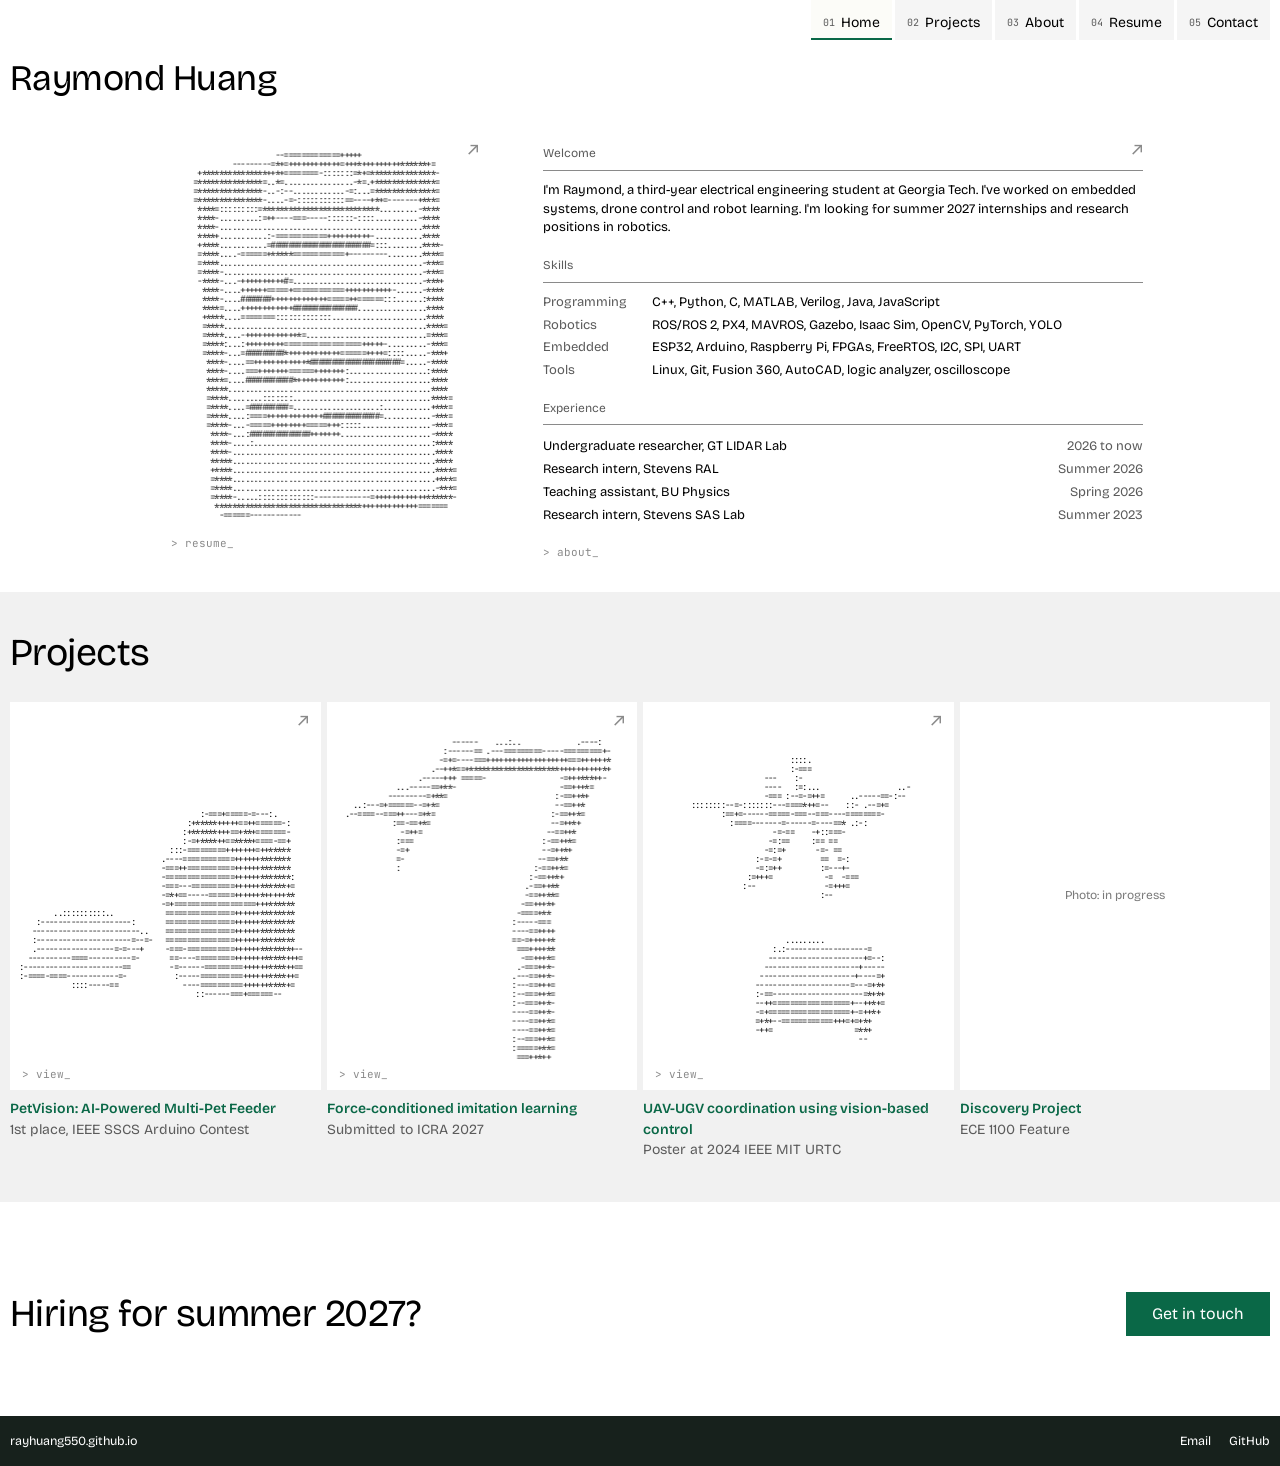
<file: index.html>
<!doctype html>
<html lang="en">
<head>
<meta charset="utf-8">
<meta name="viewport" content="width=device-width, initial-scale=1">
<title>Raymond Huang</title>
<meta name="description" content="Raymond Huang, electrical engineering student at Georgia Tech working on robot learning, embedded systems and controls.">
<link rel="preconnect" href="https://fonts.googleapis.com">
<link rel="preconnect" href="https://fonts.gstatic.com" crossorigin>
<link href="https://fonts.googleapis.com/css2?family=Bricolage+Grotesque:opsz,wght@12..96,400;12..96,600&family=JetBrains+Mono:wght@400;800&display=swap" rel="stylesheet">
<link rel="stylesheet" href="assets/styles.css">
</head>
<body>
<a class="skip" href="#main">Skip to content</a>
<header class="bar">
  <nav aria-label="Main"><ul>
    <li><a href="index.html" aria-current="page"><i aria-hidden="true">01</i>Home</a></li>
    <li><a href="#projects"><i aria-hidden="true">02</i>Projects</a></li>
    <li><a href="about.html"><i aria-hidden="true">03</i>About</a></li>
    <li><a href="resume.html"><i aria-hidden="true">04</i>Resume</a></li>
    <li><a href="contact.html"><i aria-hidden="true">05</i>Contact</a></li>
  </ul></nav>
</header>
<main id="main">
<section class="head home">
  <h1>Raymond Huang</h1>
  <div class="intro">
  <a class="resume-art" href="resume.html"><div class="ascii" role="img" aria-label="Resume: swaying ASCII render of a resume on a clipboard" data-model="assets/models/resume_clipboard.bin" data-start="-8" data-rock="26" data-tilt="8" data-exposure="2" data-floor="1"></div></a>
  <div class="meta about-card">
    <div class="lab">Welcome</div>
    <p>I'm Raymond, a third-year electrical engineering student at Georgia Tech. I've worked on embedded systems, drone control and robot learning. I'm looking for summer 2027 internships and research positions in robotics.</p>
    <div class="lab">Skills</div>
    <dl class="kv">
      <dt>Programming</dt><dd>C++, Python, C, MATLAB, Verilog, Java, JavaScript</dd>
      <dt>Robotics</dt><dd>ROS/ROS 2, PX4, MAVROS, Gazebo, Isaac Sim, OpenCV, PyTorch, YOLO</dd>
      <dt>Embedded</dt><dd>ESP32, Arduino, Raspberry Pi, FPGAs, FreeRTOS, I2C, SPI, UART</dd>
      <dt>Tools</dt><dd>Linux, Git, Fusion 360, AutoCAD, logic analyzer, oscilloscope</dd>
    </dl>
    <div class="lab">Experience</div>
    <ul class="xp">
      <li><span>Undergraduate researcher, GT LIDAR Lab</span><span>2026 to now</span></li>
      <li><span>Research intern, Stevens RAL</span><span>Summer 2026</span></li>
      <li><span>Teaching assistant, BU Physics</span><span>Spring 2026</span></li>
      <li><span>Research intern, Stevens SAS Lab</span><span>Summer 2023</span></li>
    </ul>
    <a class="cue" href="about.html" aria-label="About me">&gt; about</a>
  </div>
  </div>
</section>

<div class="band">
<h2 class="sect-title" id="projects">Projects</h2>
<section class="tiles" aria-label="Projects">
  <a href="projects/petvision.html"><div class="t ascii" role="img" aria-label="Spinning ASCII render of the PetVision feeder and its load-cell bowl" data-model="assets/models/petvision_full.bin" data-axis="base" data-tilt="22" data-start="200"></div><b>PetVision: AI-Powered Multi-Pet Feeder</b><span>1st place, IEEE SSCS Arduino Contest</span></a>
  <a href="projects/force-conditioned-imitation.html"><div class="t ascii" role="img" aria-label="Spinning ASCII render of the Kinova robot arm" data-model="assets/models/fcil.bin"></div><b>Force-conditioned imitation learning</b><span>Submitted to ICRA 2027</span></a>
  <a href="projects/uav-ugv-coordination.html"><div class="t ascii" role="img" aria-label="Spinning ASCII render of a quadcopter hovering over a Clearpath Jackal" data-model="assets/models/uav.bin" data-tilt="18" data-start="30"></div><b>UAV-UGV coordination using vision-based control</b><span>Poster at 2024 IEEE MIT URTC</span></a>
  <a href="projects/discovery-project.html"><div class="t ph">Photo: in progress</div><b>Discovery Project</b><span>ECE 1100 Feature</span></a>
</section>
</div>

<div class="cta big"><span>Hiring for summer 2027?</span><a class="btn" href="contact.html">Get in touch</a></div>
</main>
<footer class="end">
  <span><a href="https://rayhuang550.github.io/">rayhuang550.github.io</a></span>
  <span><a href="mailto:raymond.tingrui.huang@gmail.com">Email</a><a href="https://github.com/rayhuang550">GitHub</a></span>
</footer>
<script>
// Top bar: Projects is the current tab once its heading scrolls near the top, until the tiles scroll away.
// If the page is too short for the heading to get there, reaching the bottom counts.
(()=>{
  const home=document.querySelector('.bar a[href="index.html"]'),proj=document.querySelector('.bar a[href="#projects"]');
  const start=document.getElementById('projects'),end=document.querySelector('#projects + .tiles');
  const update=()=>{
    const y=Math.min(innerHeight*.3,240),top=start.getBoundingClientRect().top,bottom=end.getBoundingClientRect().bottom;
    const atEnd=scrollY>0&&scrollY+innerHeight>=document.documentElement.scrollHeight-2;
    const inside=top<=y?bottom>y:atEnd;
    if(inside){home.removeAttribute('aria-current');proj.setAttribute('aria-current','location')}
    else{proj.removeAttribute('aria-current');home.setAttribute('aria-current','page')}
  };
  addEventListener('scroll',update,{passive:true});
  addEventListener('resize',update);
  update();
})();
</script>
<script src="assets/ascii3d.js" defer></script>
</body>
</html>
</file>
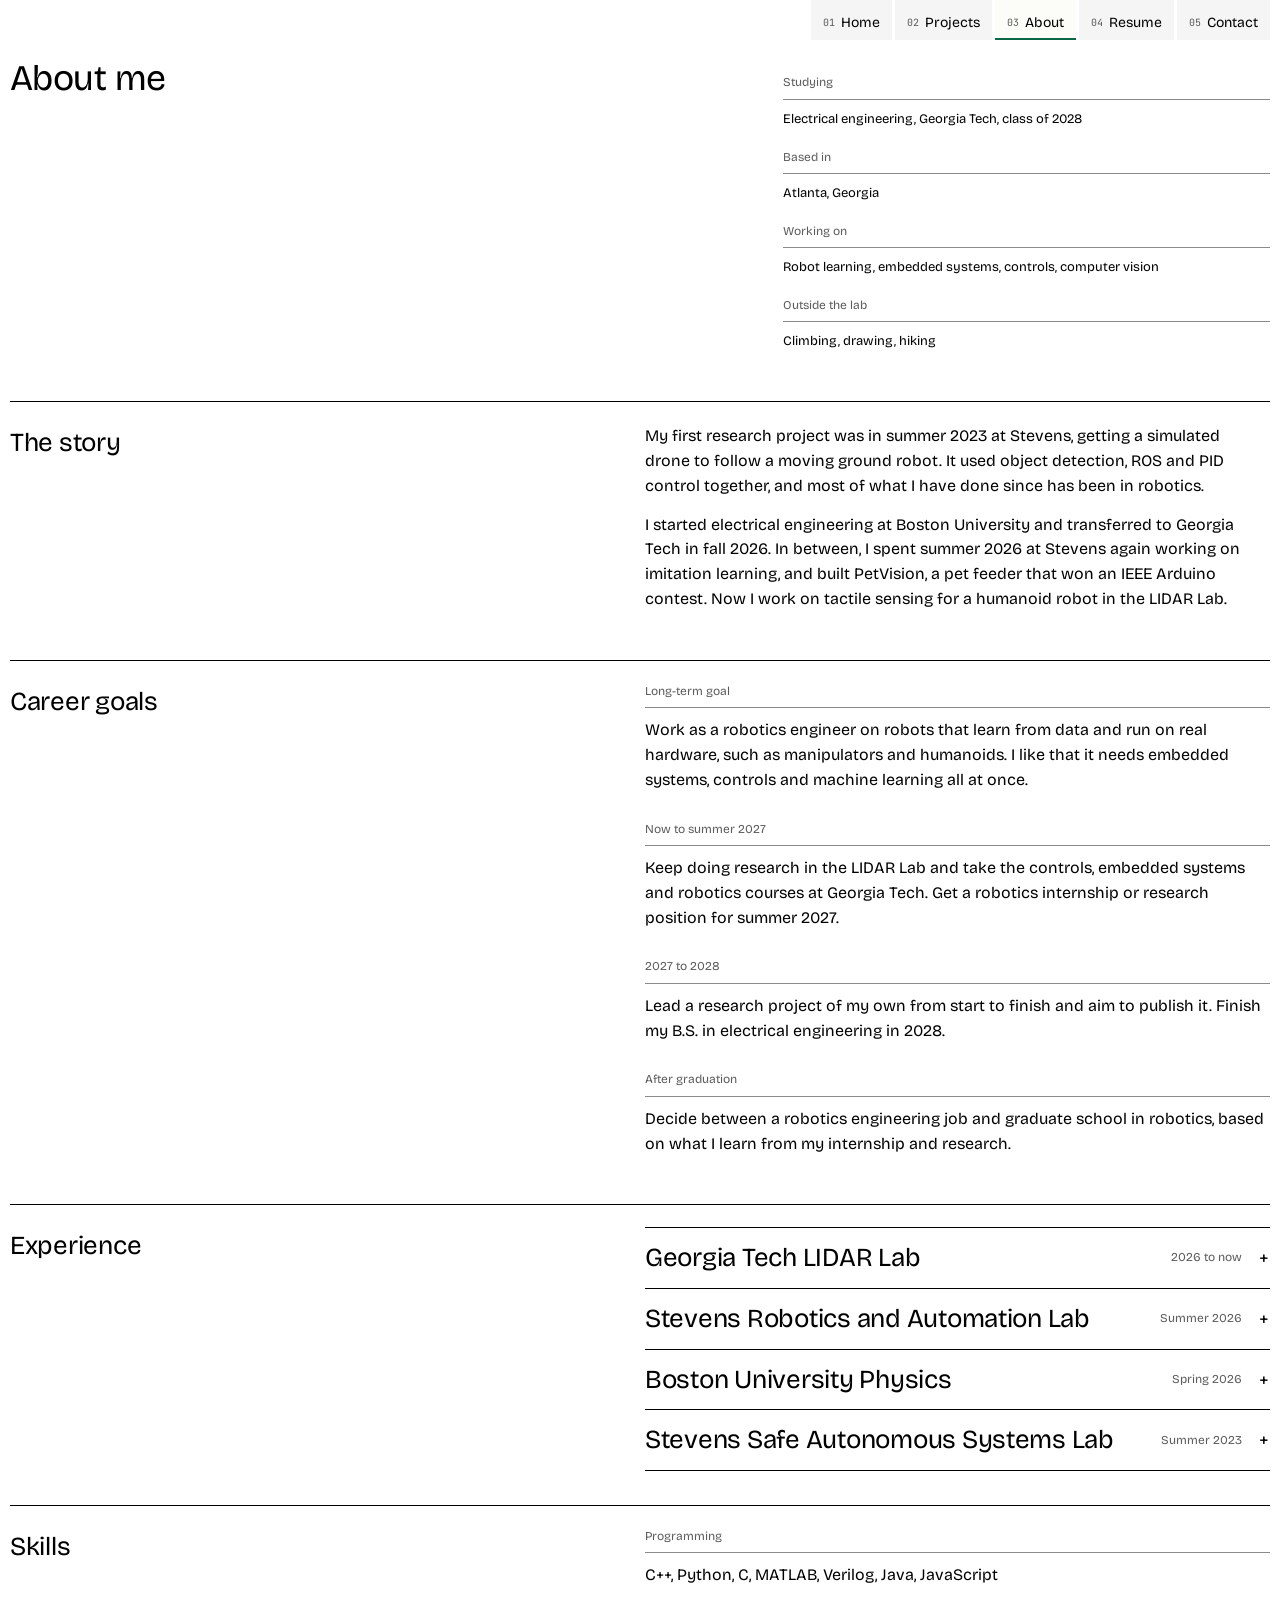
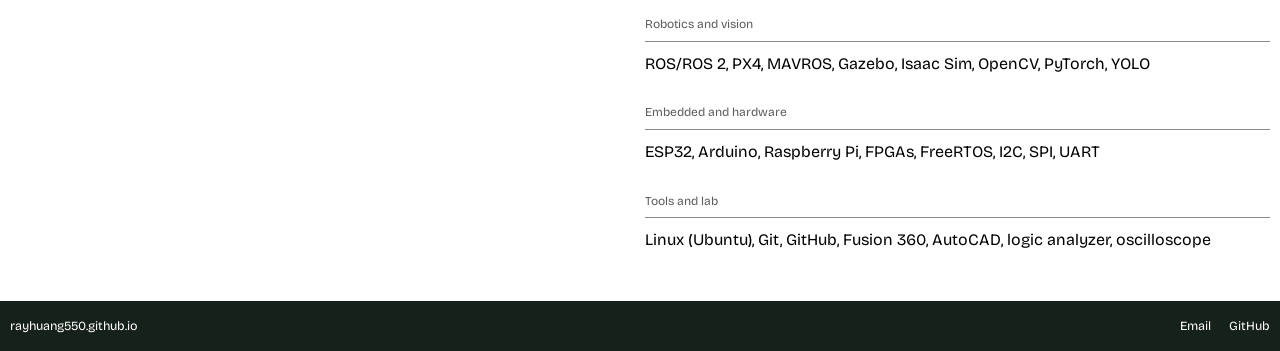
<file: about.html>
<!doctype html>
<html lang="en">
<head>
<meta charset="utf-8">
<meta name="viewport" content="width=device-width, initial-scale=1">
<title>About, Raymond Huang</title>
<meta name="description" content="About Raymond Huang.">
<link rel="preconnect" href="https://fonts.googleapis.com">
<link rel="preconnect" href="https://fonts.gstatic.com" crossorigin>
<link href="https://fonts.googleapis.com/css2?family=Bricolage+Grotesque:opsz,wght@12..96,400;12..96,600&family=JetBrains+Mono:wght@400&display=swap" rel="stylesheet">
<link rel="stylesheet" href="assets/styles.css">
</head>
<body>
<a class="skip" href="#main">Skip to content</a>
<header class="bar">
  <nav aria-label="Main"><ul>
    <li><a href="index.html"><i aria-hidden="true">01</i>Home</a></li>
    <li><a href="index.html#projects"><i aria-hidden="true">02</i>Projects</a></li>
    <li><a href="about.html" aria-current="page"><i aria-hidden="true">03</i>About</a></li>
    <li><a href="resume.html"><i aria-hidden="true">04</i>Resume</a></li>
    <li><a href="contact.html"><i aria-hidden="true">05</i>Contact</a></li>
  </ul></nav>
</header>
<main id="main">
<section class="head plain">
  <h1>About me</h1>
  <div class="meta">
    <div class="lab">Studying</div><p>Electrical engineering, Georgia Tech, class of 2028</p>
    <div class="lab">Based in</div><p>Atlanta, Georgia</p>
    <div class="lab">Working on</div><p>Robot learning, embedded systems, controls, computer vision</p>
    <div class="lab">Outside the lab</div><p>Climbing, drawing, hiking</p>
  </div>
</section>

<section class="part"><h2>The story</h2><div class="prose">
  <p>My first research project was in summer 2023 at Stevens, getting a simulated drone to follow a moving ground robot. It used object detection, ROS and PID control together, and most of what I have done since has been in robotics.</p>
  <p>I started electrical engineering at Boston University and transferred to Georgia Tech in fall 2026. In between, I spent summer 2026 at Stevens again working on imitation learning, and built PetVision, a pet feeder that won an IEEE Arduino contest. Now I work on tactile sensing for a humanoid robot in the LIDAR Lab.</p>
</div></section>

<section class="part"><h2>Career goals</h2><div class="prose">
  <div class="lab">Long-term goal</div>
  <p>Work as a robotics engineer on robots that learn from data and run on real hardware, such as manipulators and humanoids. I like that it needs embedded systems, controls and machine learning all at once.</p>
  <div class="lab">Now to summer 2027</div>
  <p>Keep doing research in the LIDAR Lab and take the controls, embedded systems and robotics courses at Georgia Tech. Get a robotics internship or research position for summer 2027.</p>
  <div class="lab">2027 to 2028</div>
  <p>Lead a research project of my own from start to finish and aim to publish it. Finish my B.S. in electrical engineering in 2028.</p>
  <div class="lab">After graduation</div>
  <p>Decide between a robotics engineering job and graduate school in robotics, based on what I learn from my internship and research.</p>
</div></section>

<section class="part"><h2>Experience</h2><div class="prose">
  <div class="rows">
    <details class="row"><summary>Georgia Tech LIDAR Lab<small>2026 to now</small></summary>
      <p class="role">Undergraduate researcher</p>
      <ul class="pts">
        <li>Contribute to humanoid whole-body manipulation research by building on the lab's tactile sensing platform, which pairs wearable tactile sensors with a learned, force-aware planner to control a Unitree G1 humanoid.</li>
      </ul></details>
    <details class="row"><summary>Stevens Robotics and Automation Lab<small>Summer 2026</small></summary>
      <p class="role">Research intern, second author on a paper submitted to ICRA 2027</p>
      <ul class="pts">
        <li>Made visuomotor policies robust to camera motion by expanding training data with novel-view synthesis from a feed-forward 3D Gaussian Splatting model. The full method reached 97.5% success vs. an 80% baseline over 40 trials.</li>
        <li>Trained a custom U-Net segmentation model in PyTorch on about 500 hand-labeled images to mask out the robot arm during deployment, helping close the embodiment gap between human demonstrations and the robot.</li>
        <li>Calibrated and hardware-synchronized event and RGB-D cameras, and automated the data collection pipeline with Python scripts, cutting processing time per task from about 8 hours to about 30 minutes.</li>
        <li>Built a Gaussian Splatting simulation environment to test visuomotor policies before running them on the robot.</li>
      </ul></details>
    <details class="row"><summary>Boston University Physics<small>Spring 2026</small></summary>
      <p class="role">Teaching assistant</p>
      <ul class="pts">
        <li>Led 3 weekly problem-solving sections for about 75 of the 500 students in an introductory mechanics course.</li>
        <li>Co-developed an animated traveling-wave simulation with other TAs to teach wave concepts. Across 208 pre/post survey responses, correct-answer rates rose from 51% to 83%.</li>
      </ul></details>
    <details class="row"><summary>Stevens Safe Autonomous Systems Lab<small>Summer 2023</small></summary>
      <p class="role">Research intern, poster at the 2024 IEEE MIT URTC</p>
      <ul class="pts">
        <li>Built a Gazebo simulation testbed with PX4 software-in-the-loop, a camera-equipped drone and a moving ground robot.</li>
        <li>Fine-tuned YOLO to detect the robot in the drone's video feed, and used camera geometry to estimate its 3D position.</li>
        <li>Developed a C++ ROS pipeline combining detection, position estimation and control, with separate PID loops for following distance, altitude and yaw sending setpoints to PX4 over MAVROS.</li>
        <li>Analyzed tracking error from simulation logs in Python to tune controller gains across different ground-robot speeds.</li>
      </ul></details>
  </div>
</div></section>

<section class="part"><h2>Skills</h2><div class="prose">
  <div class="lab">Programming</div><p>C++, Python, C, MATLAB, Verilog, Java, JavaScript</p>
  <div class="lab">Robotics and vision</div><p>ROS/ROS 2, PX4, MAVROS, Gazebo, Isaac Sim, OpenCV, PyTorch, YOLO</p>
  <div class="lab">Embedded and hardware</div><p>ESP32, Arduino, Raspberry Pi, FPGAs, FreeRTOS, I2C, SPI, UART</p>
  <div class="lab">Tools and lab</div><p>Linux (Ubuntu), Git, GitHub, Fusion 360, AutoCAD, logic analyzer, oscilloscope</p>
</div></section>
</main>

<footer class="end">
  <span><a href="https://rayhuang550.github.io/">rayhuang550.github.io</a></span>
  <span><a href="mailto:raymond.tingrui.huang@gmail.com">Email</a><a href="https://github.com/rayhuang550">GitHub</a></span>
</footer>
</body>
</html>
</file>
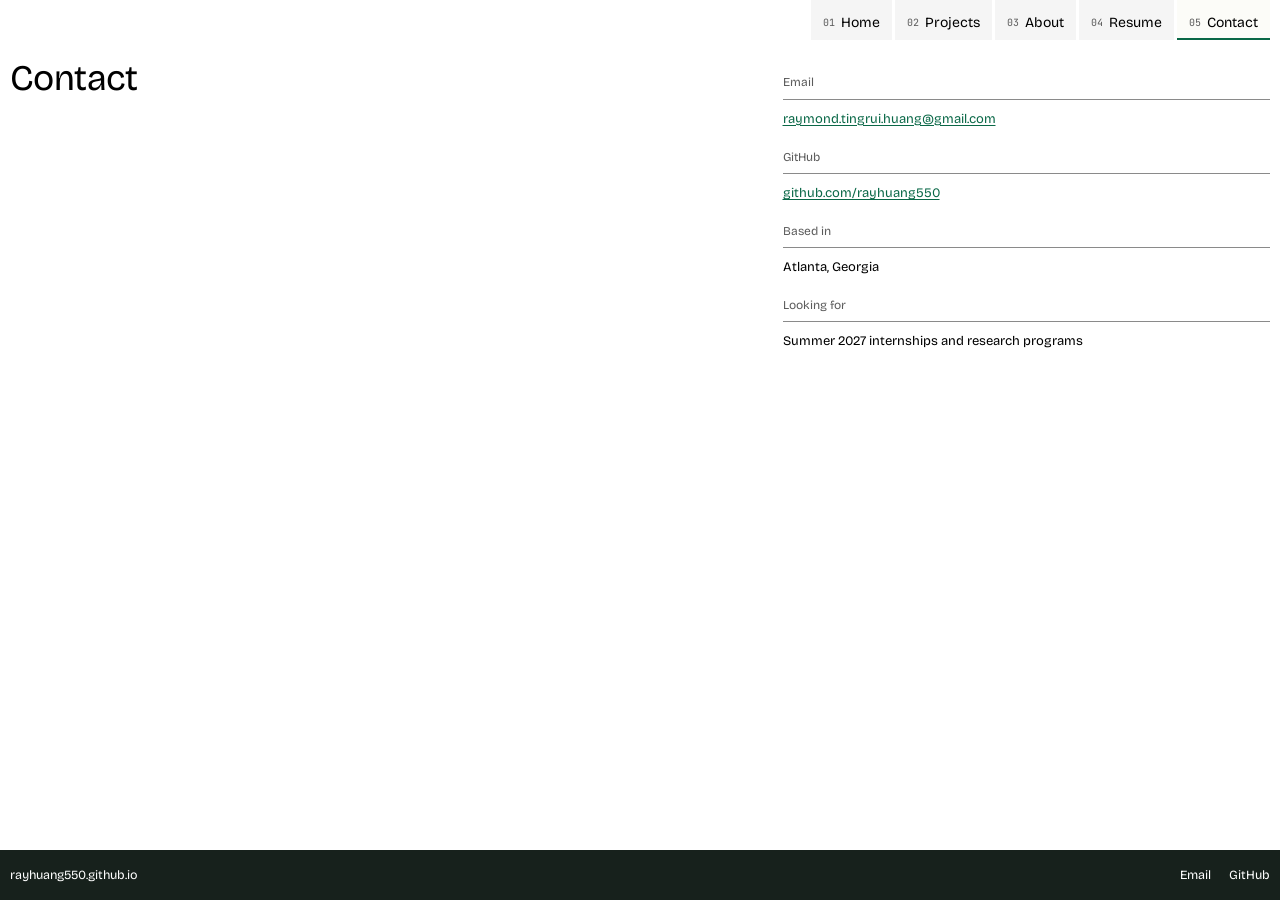
<file: contact.html>
<!doctype html>
<html lang="en">
<head>
<meta charset="utf-8">
<meta name="viewport" content="width=device-width, initial-scale=1">
<title>Contact, Raymond Huang</title>
<meta name="description" content="How to reach Raymond Huang.">
<link rel="preconnect" href="https://fonts.googleapis.com">
<link rel="preconnect" href="https://fonts.gstatic.com" crossorigin>
<link href="https://fonts.googleapis.com/css2?family=Bricolage+Grotesque:opsz,wght@12..96,400;12..96,600&family=JetBrains+Mono:wght@400&display=swap" rel="stylesheet">
<link rel="stylesheet" href="assets/styles.css">
</head>
<body>
<a class="skip" href="#main">Skip to content</a>
<header class="bar">
  <nav aria-label="Main"><ul>
    <li><a href="index.html"><i aria-hidden="true">01</i>Home</a></li>
    <li><a href="index.html#projects"><i aria-hidden="true">02</i>Projects</a></li>
    <li><a href="about.html"><i aria-hidden="true">03</i>About</a></li>
    <li><a href="resume.html"><i aria-hidden="true">04</i>Resume</a></li>
    <li><a href="contact.html" aria-current="page"><i aria-hidden="true">05</i>Contact</a></li>
  </ul></nav>
</header>
<main id="main">
<section class="head plain">
  <h1>Contact</h1>
  <div class="meta">
    <div class="lab">Email</div>
    <p><a class="link" href="mailto:raymond.tingrui.huang@gmail.com">raymond.tingrui.huang@gmail.com</a></p>
    <div class="lab">GitHub</div>
    <p><a class="link" href="https://github.com/rayhuang550">github.com/rayhuang550</a></p>
    <div class="lab">Based in</div><p>Atlanta, Georgia</p>
    <div class="lab">Looking for</div><p>Summer 2027 internships and research programs</p>
  </div>
</section>
</main>
<footer class="end">
  <span><a href="https://rayhuang550.github.io/">rayhuang550.github.io</a></span>
  <span><a href="mailto:raymond.tingrui.huang@gmail.com">Email</a><a href="https://github.com/rayhuang550">GitHub</a></span>
</footer>
</body>
</html>
</file>
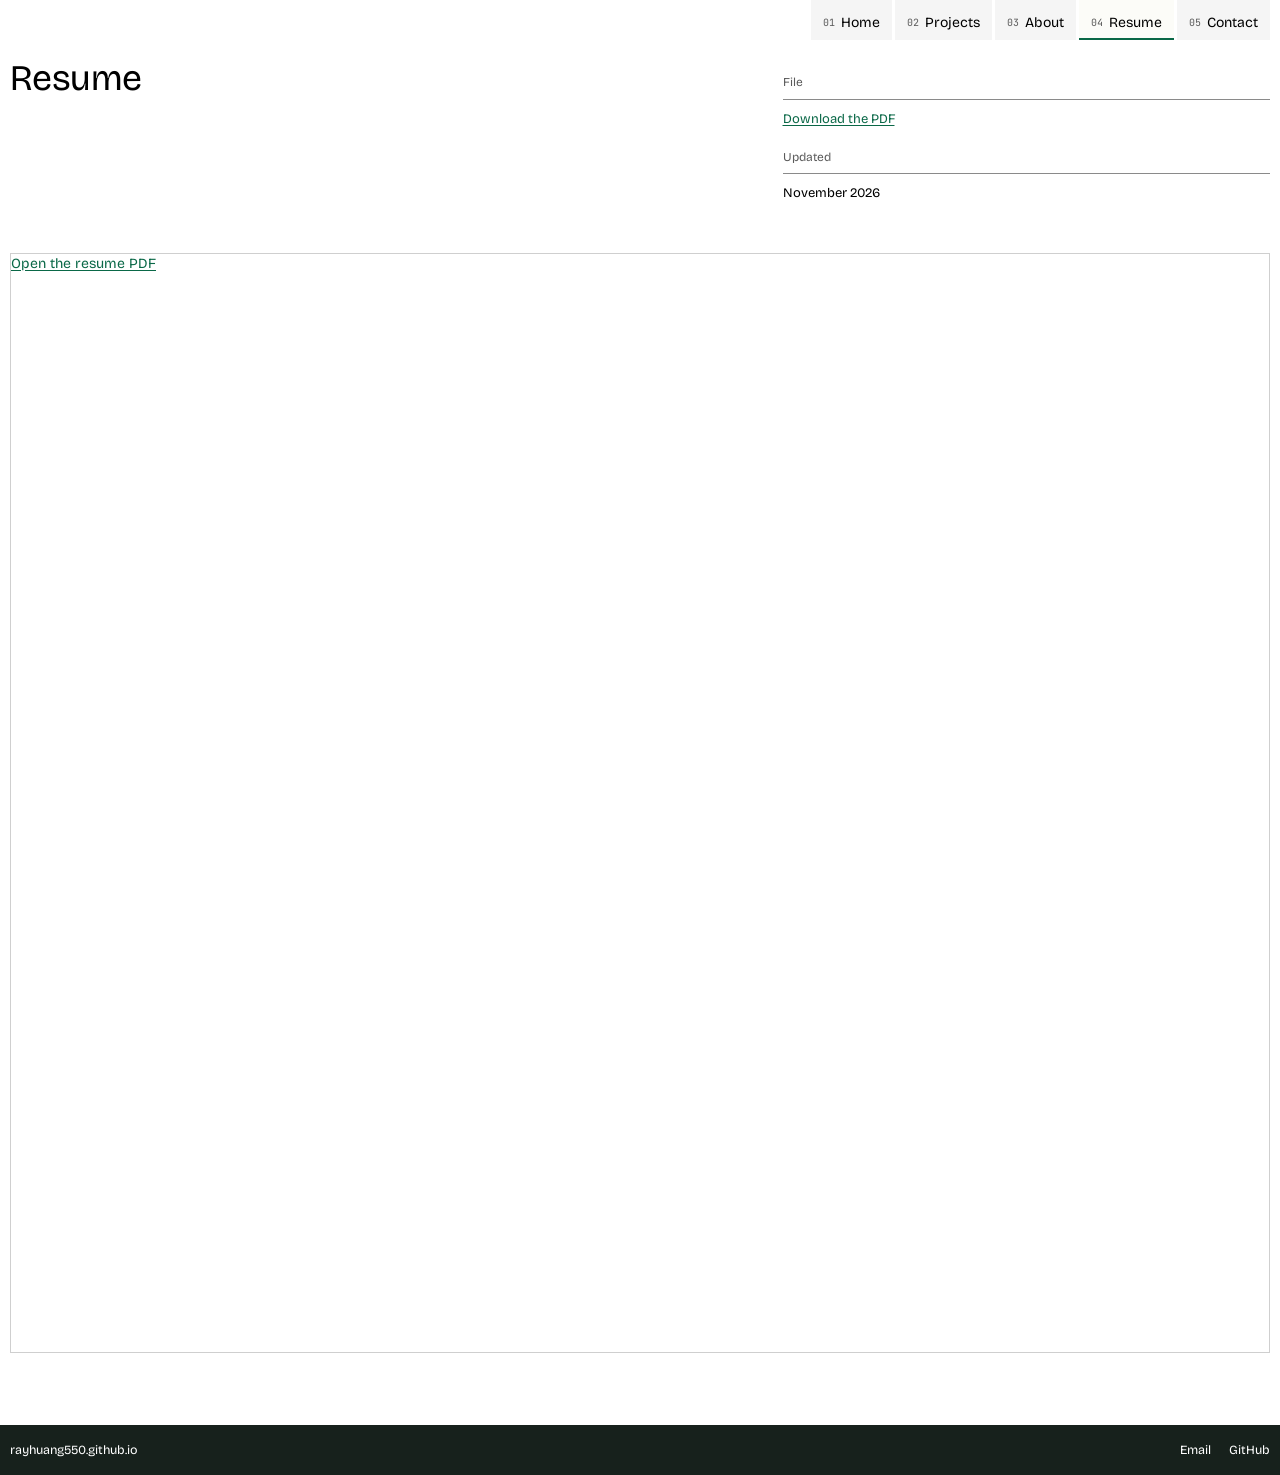
<file: resume.html>
<!doctype html>
<html lang="en">
<head>
<meta charset="utf-8">
<meta name="viewport" content="width=device-width, initial-scale=1">
<title>Resume, Raymond Huang</title>
<meta name="description" content="Raymond Huang's resume, viewable in the browser and downloadable as a PDF.">
<link rel="preconnect" href="https://fonts.googleapis.com">
<link rel="preconnect" href="https://fonts.gstatic.com" crossorigin>
<link href="https://fonts.googleapis.com/css2?family=Bricolage+Grotesque:opsz,wght@12..96,400;12..96,600&family=JetBrains+Mono:wght@400&display=swap" rel="stylesheet">
<link rel="stylesheet" href="assets/styles.css">
</head>
<body>
<a class="skip" href="#main">Skip to content</a>
<header class="bar">
  <nav aria-label="Main"><ul>
    <li><a href="index.html"><i aria-hidden="true">01</i>Home</a></li>
    <li><a href="index.html#projects"><i aria-hidden="true">02</i>Projects</a></li>
    <li><a href="about.html"><i aria-hidden="true">03</i>About</a></li>
    <li><a href="resume.html" aria-current="page"><i aria-hidden="true">04</i>Resume</a></li>
    <li><a href="contact.html"><i aria-hidden="true">05</i>Contact</a></li>
  </ul></nav>
</header>
<main id="main">
<section class="head plain">
  <h1>Resume</h1>
  <div class="meta">
    <div class="lab">File</div>
    <p><a class="link" href="assets/resume.pdf" download>Download the PDF</a></p>
    <div class="lab">Updated</div>
    <p>November 2026</p>
  </div>
</section>

<section class="sec">
  <object class="pdf" data="assets/resume.pdf" type="application/pdf"><a class="link" href="assets/resume.pdf">Open the resume PDF</a></object>
</section>
</main>
<footer class="end">
  <span><a href="https://rayhuang550.github.io/">rayhuang550.github.io</a></span>
  <span><a href="mailto:raymond.tingrui.huang@gmail.com">Email</a><a href="https://github.com/rayhuang550">GitHub</a></span>
</footer>
</body>
</html>
</file>
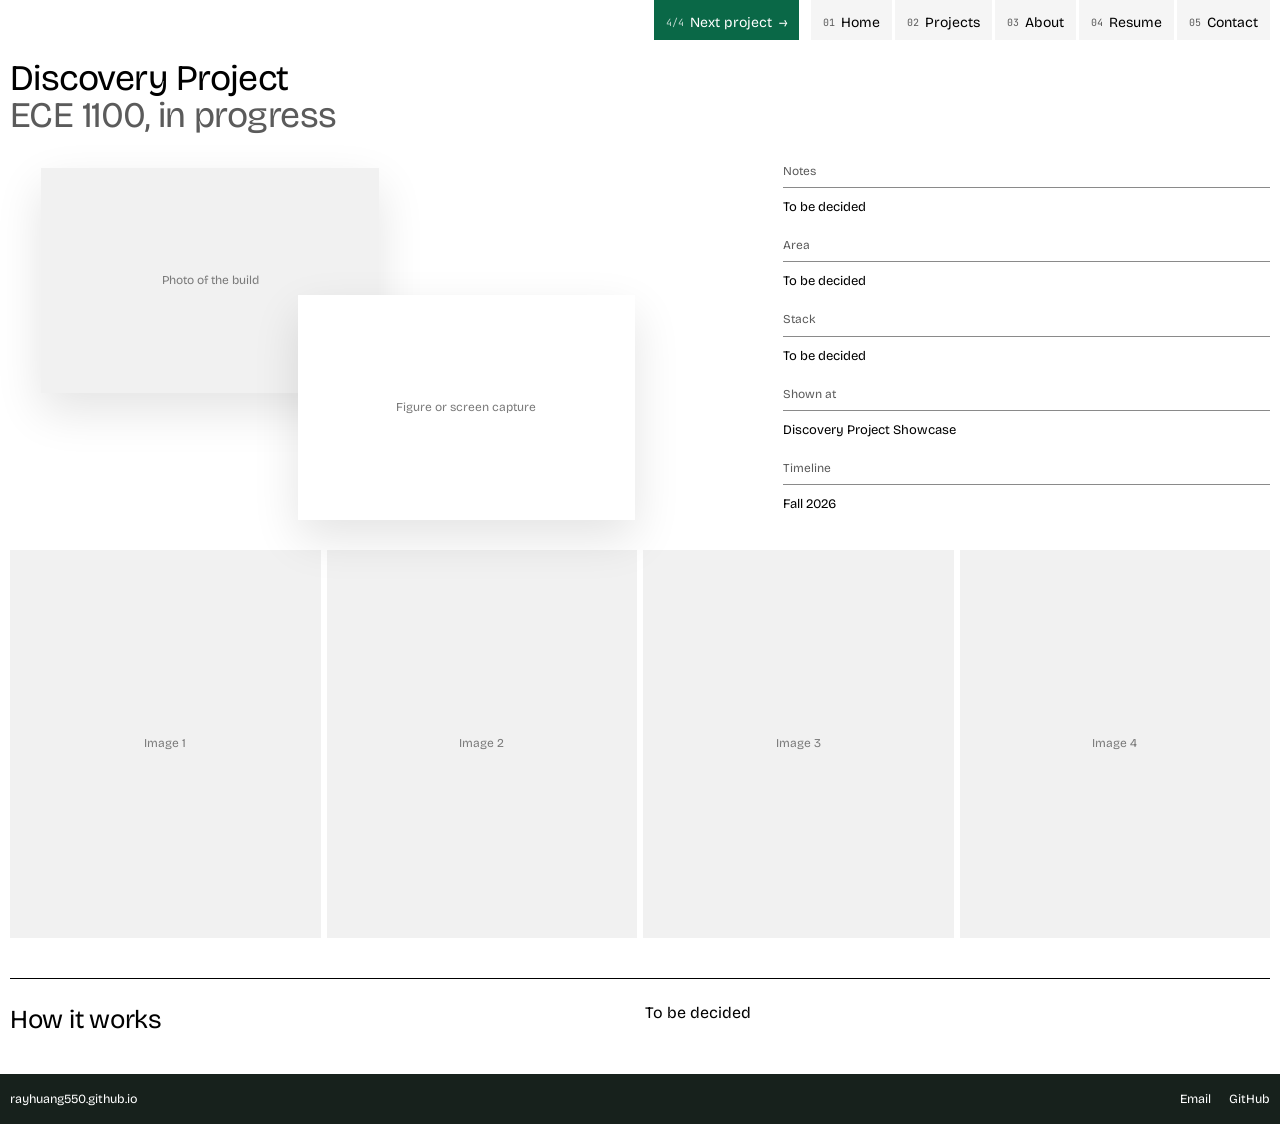
<file: projects/discovery-project.html>
<!doctype html>
<html lang="en">
<head>
<meta charset="utf-8">
<meta name="viewport" content="width=device-width, initial-scale=1">
<title>Discovery Project, Raymond Huang</title>
<meta name="description" content="Discovery Project: ECE 1100, in progress.">
<link rel="preconnect" href="https://fonts.googleapis.com">
<link rel="preconnect" href="https://fonts.gstatic.com" crossorigin>
<link href="https://fonts.googleapis.com/css2?family=Bricolage+Grotesque:opsz,wght@12..96,400;12..96,600&family=JetBrains+Mono:wght@400&display=swap" rel="stylesheet">
<link rel="stylesheet" href="../assets/styles.css">
</head>
<body>
<a class="skip" href="#main">Skip to content</a>
<header class="bar">
  <nav aria-label="Main"><ul>
    <li><a class="next" href="petvision.html" aria-label="Next project: PetVision: AI-Powered Multi-Pet Feeder"><i aria-hidden="true">4/4</i>Next<span class="nw"> project</span><span class="arr" aria-hidden="true">&rarr;</span></a></li>
    <li><a href="../index.html"><i aria-hidden="true">01</i>Home</a></li>
    <li><a href="../index.html#projects"><i aria-hidden="true">02</i>Projects</a></li>
    <li><a href="../about.html"><i aria-hidden="true">03</i>About</a></li>
    <li><a href="../resume.html"><i aria-hidden="true">04</i>Resume</a></li>
    <li><a href="../contact.html"><i aria-hidden="true">05</i>Contact</a></li>
  </ul></nav>
</header>
<main id="main">
<section class="head">
  <div>
    <h1>Discovery Project<span>ECE 1100, in progress</span></h1>
    <!-- Replace each .ph div with <img src="../assets/img/..." alt="..."> -->
    <div class="comp"><div class="ph">Photo of the build</div><div class="ph">Figure or screen capture</div></div>
  </div>
  <div class="meta">
    <div class="lab">Notes</div>
    <p>To be decided</p>
    <div class="lab">Area</div><p>To be decided</p>
    <div class="lab">Stack</div><p>To be decided</p>
    <div class="lab">Shown at</div><p>Discovery Project Showcase</p>
    <div class="lab">Timeline</div><p>Fall 2026</p>
  </div>
</section>

<section class="tiles shots" aria-label="Images">
  <div class="t ph">Image 1</div><div class="t ph">Image 2</div><div class="t ph">Image 3</div><div class="t ph">Image 4</div>
</section>

<section class="part"><h2>How it works</h2><div class="prose">
  <p>To be decided</p>
</div></section>

</main>
<footer class="end">
  <span><a href="https://rayhuang550.github.io/">rayhuang550.github.io</a></span>
  <span><a href="mailto:raymond.tingrui.huang@gmail.com">Email</a><a href="https://github.com/rayhuang550">GitHub</a></span>
</footer>
</body>
</html>
</file>
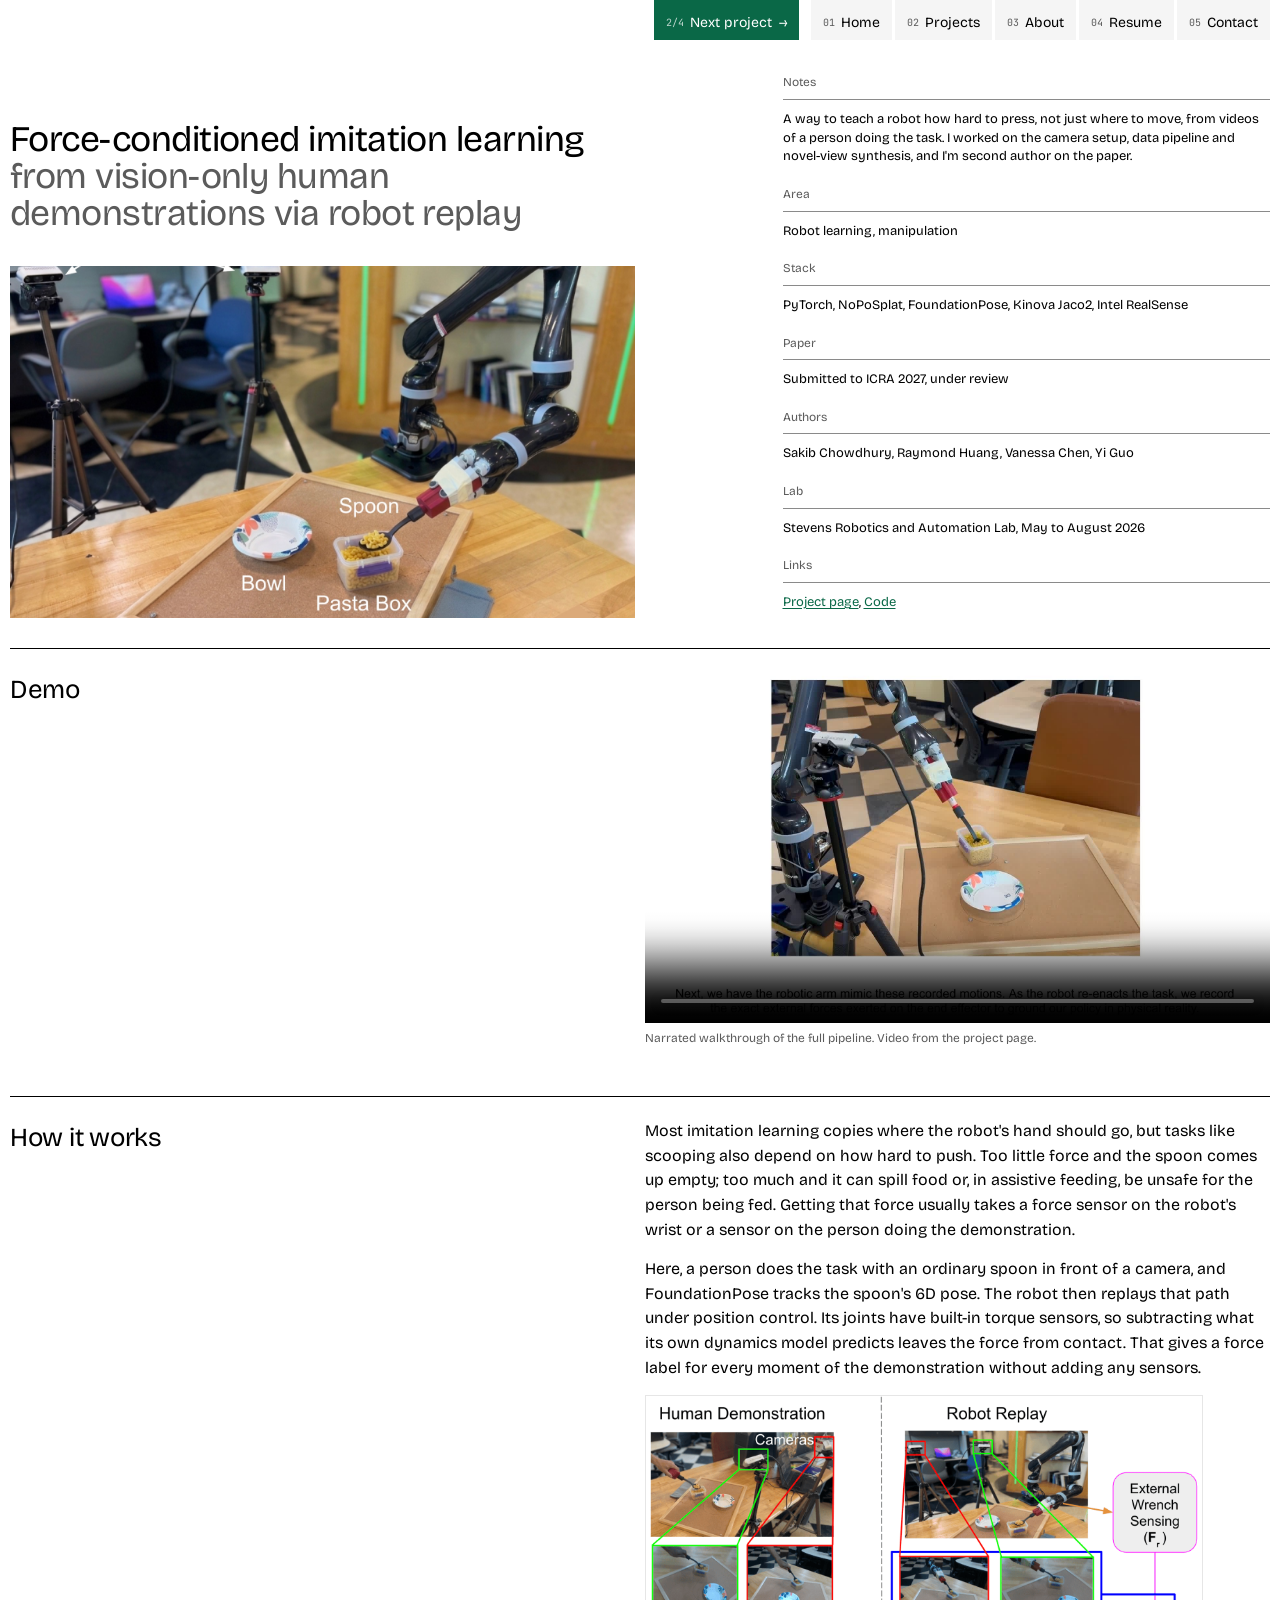
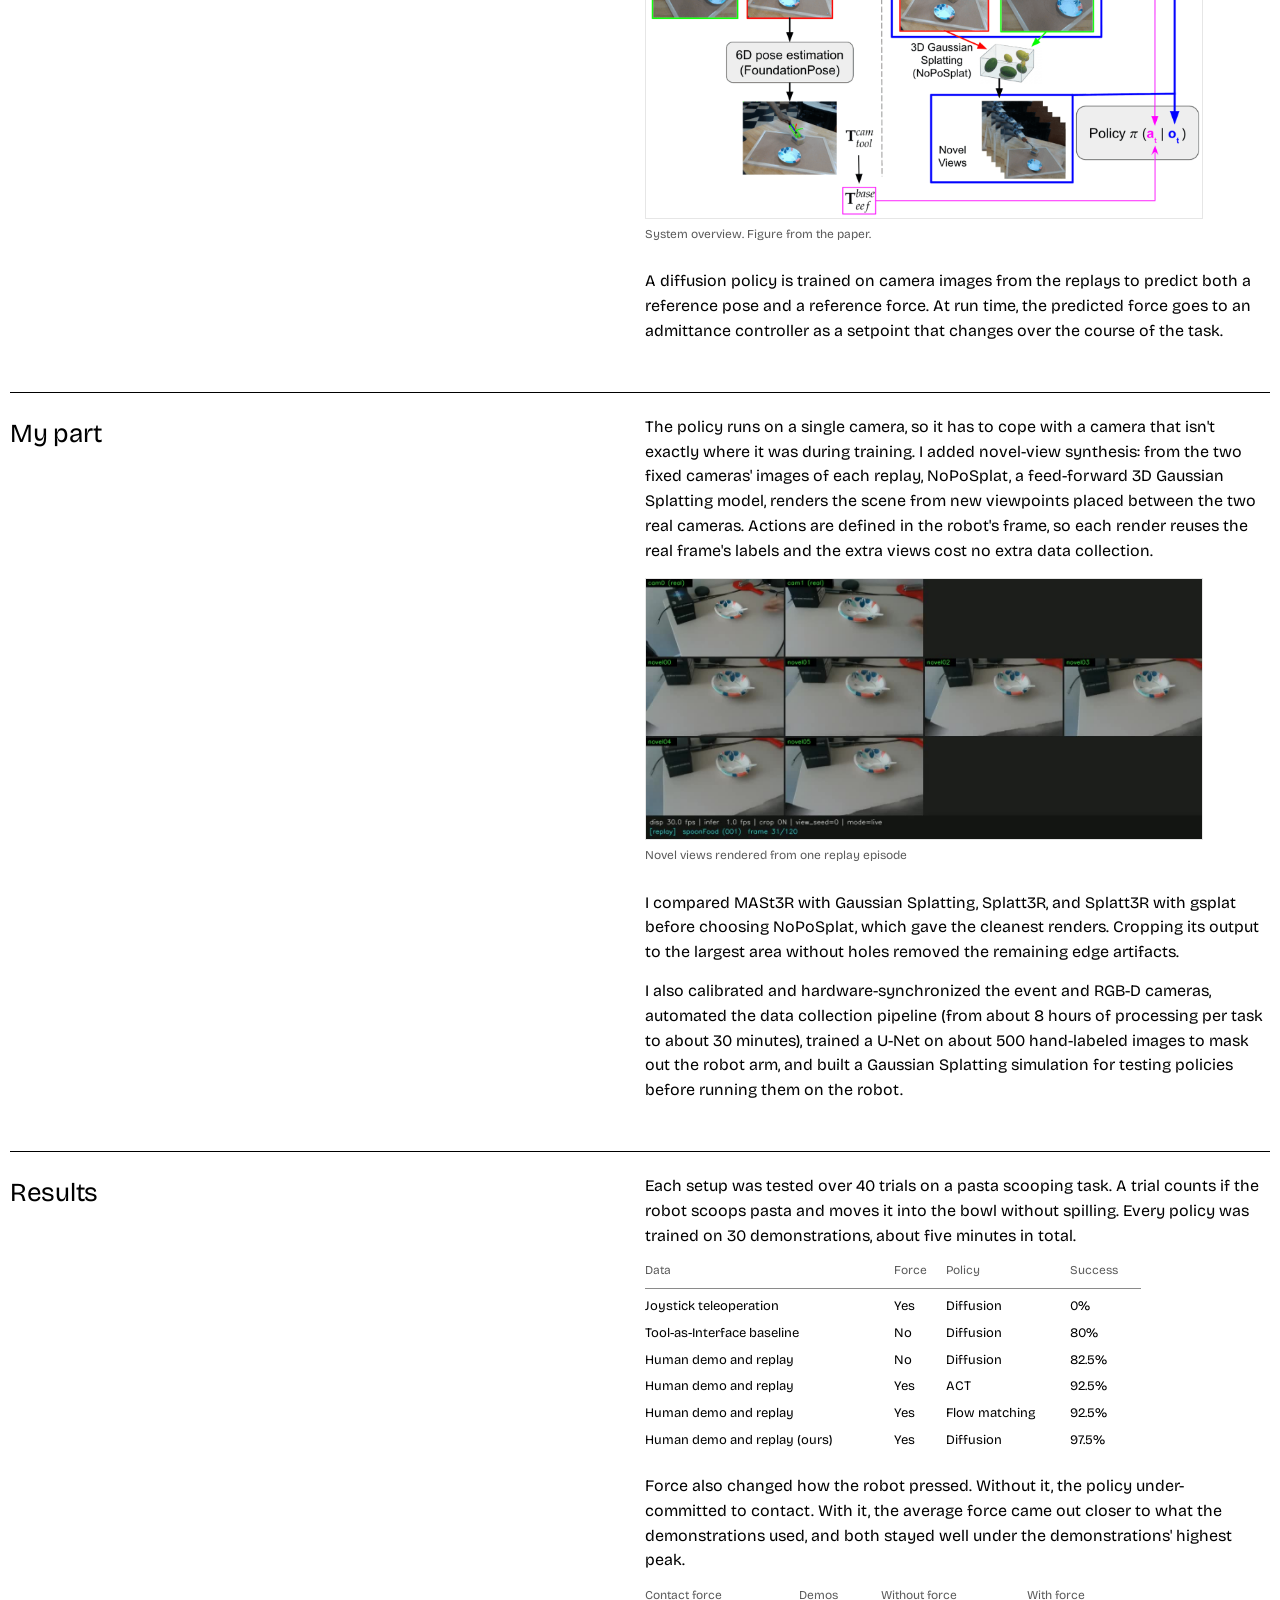
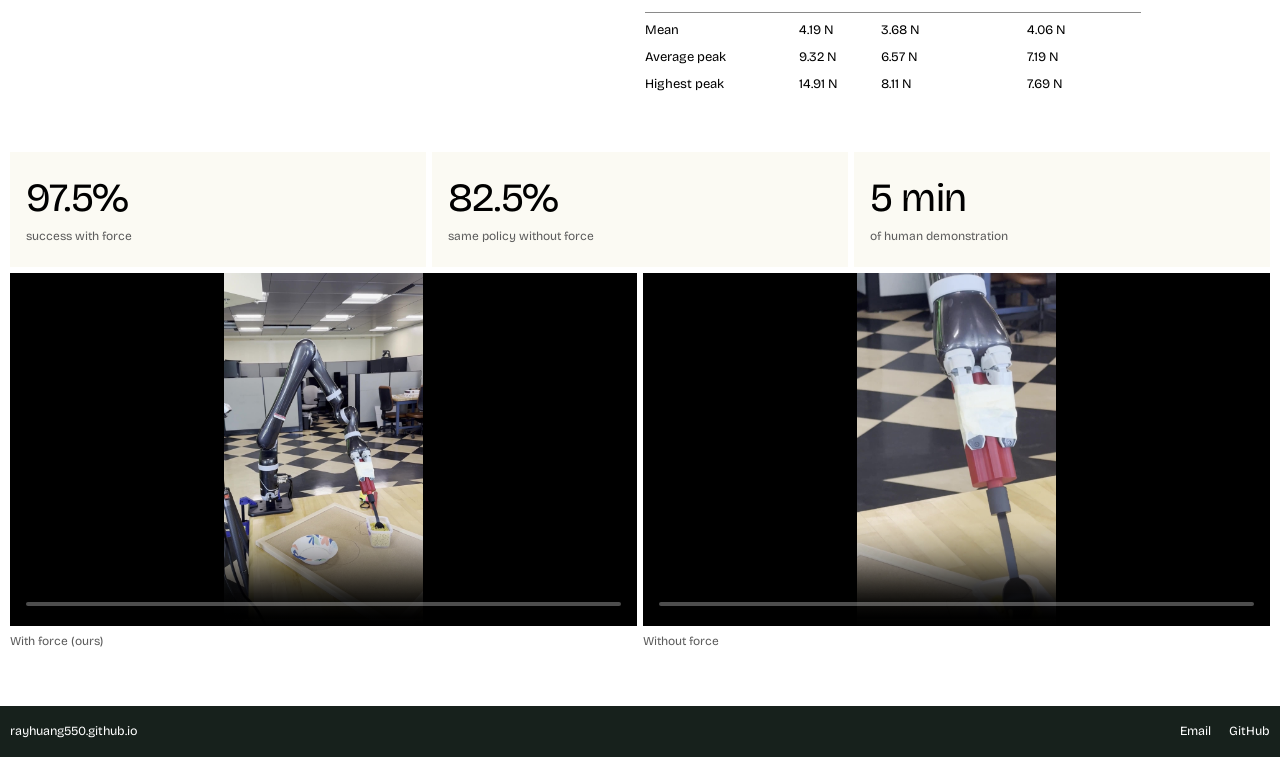
<file: projects/force-conditioned-imitation.html>
<!doctype html>
<html lang="en">
<head>
<meta charset="utf-8">
<meta name="viewport" content="width=device-width, initial-scale=1">
<title>Force-conditioned imitation learning, Raymond Huang</title>
<meta name="description" content="Force-conditioned imitation learning from vision-only human demonstrations via robot replay. Second author, submitted to ICRA 2027.">
<link rel="preconnect" href="https://fonts.googleapis.com">
<link rel="preconnect" href="https://fonts.gstatic.com" crossorigin>
<link href="https://fonts.googleapis.com/css2?family=Bricolage+Grotesque:opsz,wght@12..96,400;12..96,600&family=JetBrains+Mono:wght@400&display=swap" rel="stylesheet">
<link rel="stylesheet" href="../assets/styles.css">
</head>
<body>
<a class="skip" href="#main">Skip to content</a>
<header class="bar">
  <nav aria-label="Main"><ul>
    <li><a class="next" href="uav-ugv-coordination.html" aria-label="Next project: UAV-UGV coordination using vision-based control"><i aria-hidden="true">2/4</i>Next<span class="nw"> project</span><span class="arr" aria-hidden="true">&rarr;</span></a></li>
    <li><a href="../index.html"><i aria-hidden="true">01</i>Home</a></li>
    <li><a href="../index.html#projects"><i aria-hidden="true">02</i>Projects</a></li>
    <li><a href="../about.html"><i aria-hidden="true">03</i>About</a></li>
    <li><a href="../resume.html"><i aria-hidden="true">04</i>Resume</a></li>
    <li><a href="../contact.html"><i aria-hidden="true">05</i>Contact</a></li>
  </ul></nav>
</header>
<main id="main">
<section class="head">
  <div>
    <h1>Force-conditioned imitation learning<span>from vision-only human demonstrations via robot replay</span></h1>
    <!-- Temporary: setup photo until the interactive 3D model is ready -->
    <img class="model" src="../assets/img/fcil/setup.jpg" alt="Lab setup: a Kinova Jaco2 arm holding a spoon over a pasta box and bowl, with two RealSense cameras on tripods">
  </div>
  <div class="meta">
    <div class="lab">Notes</div>
    <p>A way to teach a robot how hard to press, not just where to move, from videos of a person doing the task. I worked on the camera setup, data pipeline and novel-view synthesis, and I'm second author on the paper.</p>
    <div class="lab">Area</div><p>Robot learning, manipulation</p>
    <div class="lab">Stack</div><p>PyTorch, NoPoSplat, FoundationPose, Kinova Jaco2, Intel RealSense</p>
    <div class="lab">Paper</div><p>Submitted to ICRA 2027, under review</p>
    <div class="lab">Authors</div><p>Sakib Chowdhury, Raymond Huang, Vanessa Chen, Yi Guo</p>
    <div class="lab">Lab</div><p>Stevens Robotics and Automation Lab, May to August 2026</p>
    <div class="lab">Links</div><p><a class="link" href="https://sakibchowdhury131.github.io/projects/force-conditioned-imitation-learning/">Project page</a>, <a class="link" href="https://github.com/sakibchowdhury131/force-aware-imitation-learning">Code</a></p>
  </div>
</section>

<section class="part"><h2>Demo</h2><div class="prose">
  <div class="video"><video controls preload="none" poster="../assets/img/fcil/force-conditioned-visuomotor-policy-poster.jpg" src="../assets/img/fcil/force-conditioned-visuomotor-policy.mp4" aria-label="Narrated walkthrough of the force-conditioned policy"></video></div>
  <p class="cap">Narrated walkthrough of the full pipeline. Video from the project page.</p>
</div></section>

<section class="part"><h2>How it works</h2><div class="prose">
  <p>Most imitation learning copies where the robot's hand should go, but tasks like scooping also depend on how hard to push. Too little force and the spoon comes up empty; too much and it can spill food or, in assistive feeding, be unsafe for the person being fed. Getting that force usually takes a force sensor on the robot's wrist or a sensor on the person doing the demonstration.</p>
  <p>Here, a person does the task with an ordinary spoon in front of a camera, and FoundationPose tracks the spoon's 6D pose. The robot then replays that path under position control. Its joints have built-in torque sensors, so subtracting what its own dynamics model predicts leaves the force from contact. That gives a force label for every moment of the demonstration without adding any sensors.</p>
  <figure class="fig"><img src="../assets/img/fcil/system-diagram.png" alt="System overview: on the left, a human demonstration tracked with FoundationPose; on the right, the robot replays the trajectory, senses the external wrench, and NoPoSplat renders novel views, all feeding the policy." loading="lazy"><figcaption>System overview. Figure from the paper.</figcaption></figure>
  <p>A diffusion policy is trained on camera images from the replays to predict both a reference pose and a reference force. At run time, the predicted force goes to an admittance controller as a setpoint that changes over the course of the task.</p>
</div></section>

<section class="part"><h2>My part</h2><div class="prose">
  <p>The policy runs on a single camera, so it has to cope with a camera that isn't exactly where it was during training. I added novel-view synthesis: from the two fixed cameras' images of each replay, NoPoSplat, a feed-forward 3D Gaussian Splatting model, renders the scene from new viewpoints placed between the two real cameras. Actions are defined in the robot's frame, so each render reuses the real frame's labels and the extra views cost no extra data collection.</p>
  <figure class="fig"><video src="../assets/img/fcil/novel-views.mp4" poster="../assets/img/fcil/novel-views-poster.jpg" autoplay muted loop playsinline aria-label="Novel views of a replay episode rendered by NoPoSplat"></video><figcaption>Novel views rendered from one replay episode</figcaption></figure>
  <p>I compared MASt3R with Gaussian Splatting, Splatt3R, and Splatt3R with gsplat before choosing NoPoSplat, which gave the cleanest renders. Cropping its output to the largest area without holes removed the remaining edge artifacts.</p>
  <p>I also calibrated and hardware-synchronized the event and RGB-D cameras, automated the data collection pipeline (from about 8 hours of processing per task to about 30 minutes), trained a U-Net on about 500 hand-labeled images to mask out the robot arm, and built a Gaussian Splatting simulation for testing policies before running them on the robot.</p>
</div></section>

<section class="part"><h2>Results</h2><div class="prose">
  <p>Each setup was tested over 40 trials on a pasta scooping task. A trial counts if the robot scoops pasta and moves it into the bowl without spilling. Every policy was trained on 30 demonstrations, about five minutes in total.</p>
  <table class="ix">
    <thead><tr><th>Data</th><th>Force</th><th>Policy</th><th>Success</th></tr></thead>
    <tbody>
      <tr><td>Joystick teleoperation</td><td>Yes</td><td>Diffusion</td><td>0%</td></tr>
      <tr><td>Tool-as-Interface baseline</td><td>No</td><td>Diffusion</td><td>80%</td></tr>
      <tr><td>Human demo and replay</td><td>No</td><td>Diffusion</td><td>82.5%</td></tr>
      <tr><td>Human demo and replay</td><td>Yes</td><td>ACT</td><td>92.5%</td></tr>
      <tr><td>Human demo and replay</td><td>Yes</td><td>Flow matching</td><td>92.5%</td></tr>
      <tr><td>Human demo and replay (ours)</td><td>Yes</td><td>Diffusion</td><td>97.5%</td></tr>
    </tbody>
  </table>
  <p>Force also changed how the robot pressed. Without it, the policy under-committed to contact. With it, the average force came out closer to what the demonstrations used, and both stayed well under the demonstrations' highest peak.</p>
  <table class="ix">
    <thead><tr><th>Contact force</th><th>Demos</th><th>Without force</th><th>With force</th></tr></thead>
    <tbody>
      <tr><td>Mean</td><td>4.19 N</td><td>3.68 N</td><td>4.06 N</td></tr>
      <tr><td>Average peak</td><td>9.32 N</td><td>6.57 N</td><td>7.19 N</td></tr>
      <tr><td>Highest peak</td><td>14.91 N</td><td>8.11 N</td><td>7.69 N</td></tr>
    </tbody>
  </table>
</div></section>
<section class="stats" aria-label="Key results">
  <div><b>97.5%</b><span>success with force</span></div>
  <div><b>82.5%</b><span>same policy without force</span></div>
  <div><b>5 min</b><span>of human demonstration</span></div>
</section>
<section class="vids" aria-label="Deployment videos">
  <figure><video controls preload="none" poster="../assets/img/fcil/force-conditioned-poster.jpg" src="../assets/img/fcil/force-conditioned.mp4" aria-label="Deployment with force conditioning"></video><figcaption>With force (ours)</figcaption></figure>
  <figure><video controls preload="none" poster="../assets/img/fcil/without-force-poster.jpg" src="../assets/img/fcil/without-force.mp4" aria-label="Deployment without force, pose only"></video><figcaption>Without force</figcaption></figure>
</section>

</main>
<footer class="end">
  <span><a href="https://rayhuang550.github.io/">rayhuang550.github.io</a></span>
  <span><a href="mailto:raymond.tingrui.huang@gmail.com">Email</a><a href="https://github.com/rayhuang550">GitHub</a></span>
</footer>
</body>
</html>
</file>
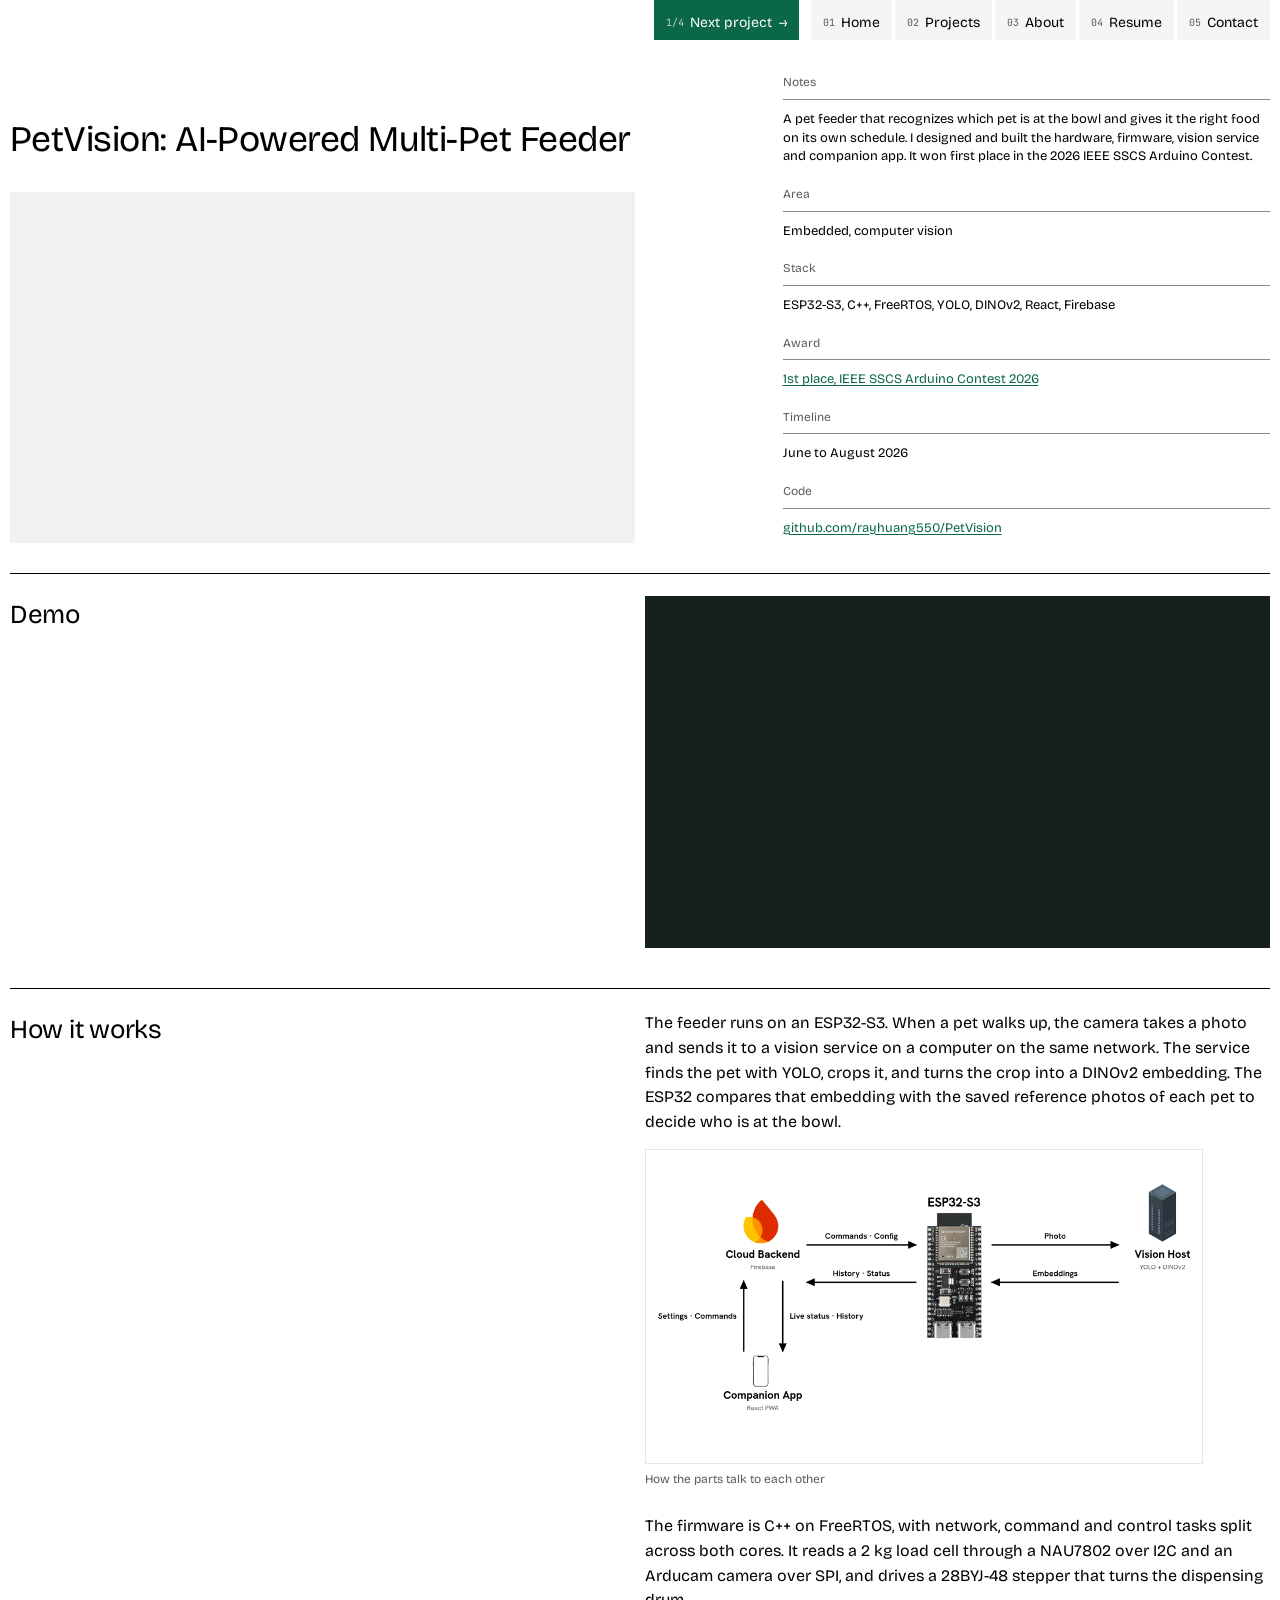
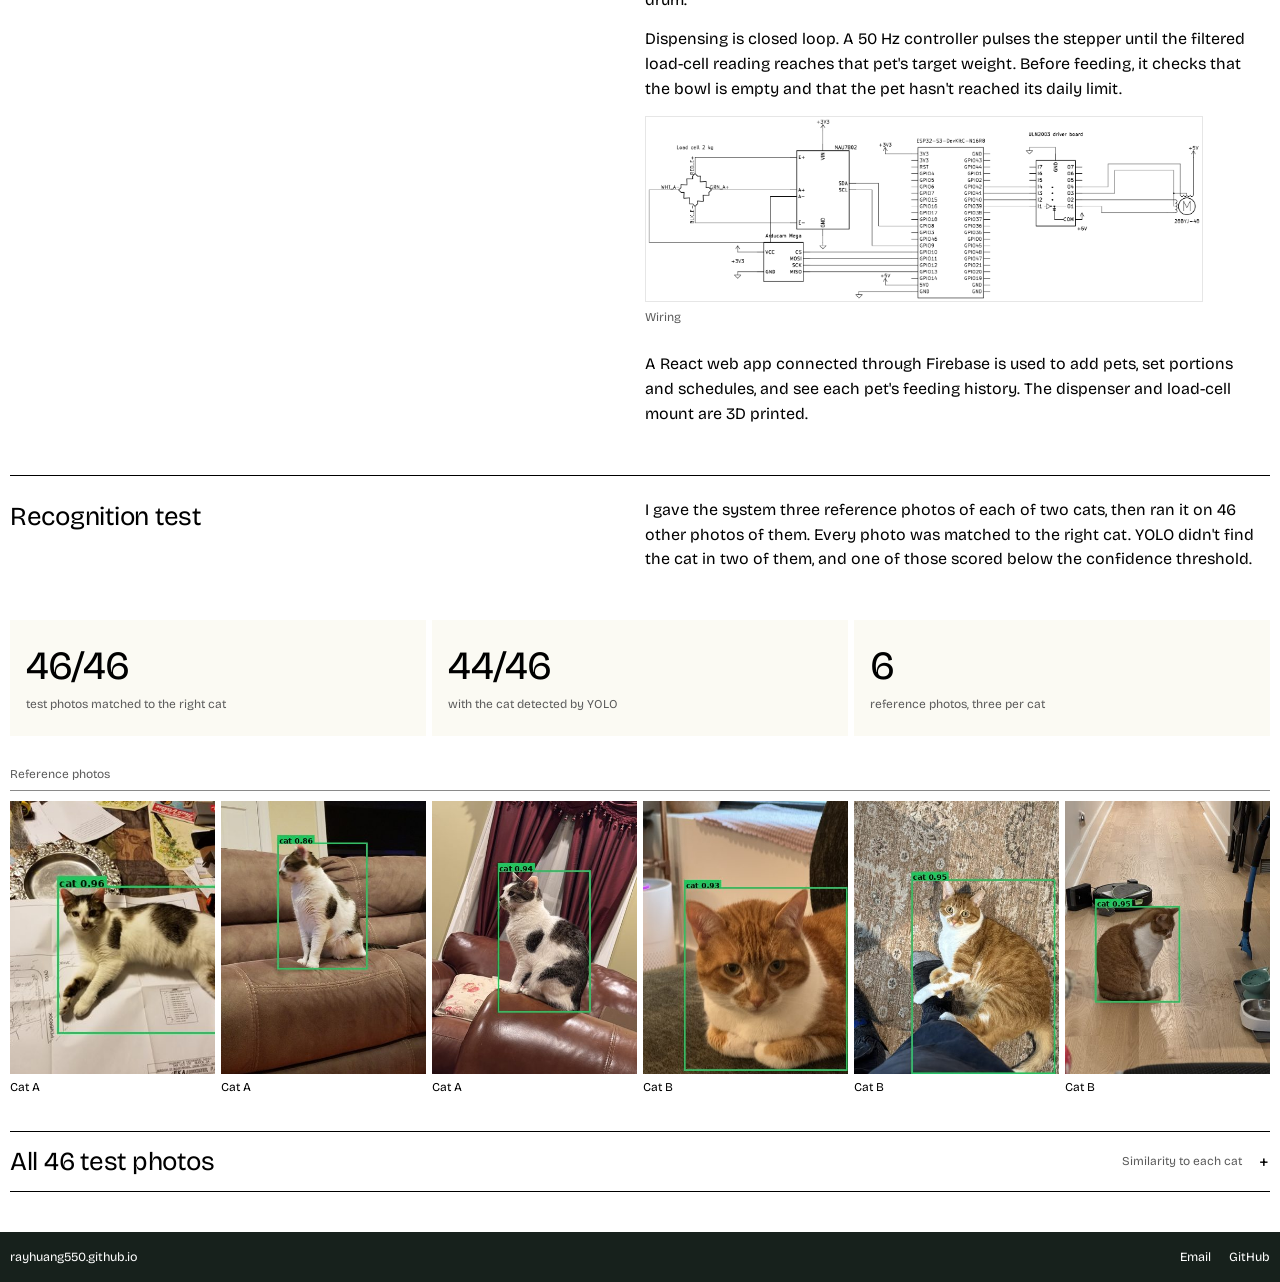
<file: projects/petvision.html>
<!doctype html>
<html lang="en">
<head>
<meta charset="utf-8">
<meta name="viewport" content="width=device-width, initial-scale=1">
<title>PetVision: AI-Powered Multi-Pet Feeder, Raymond Huang</title>
<meta name="description" content="PetVision: a multi-pet feeder that recognizes which pet is at the bowl. 1st place, 2026 IEEE SSCS Arduino Contest.">
<link rel="preconnect" href="https://fonts.googleapis.com">
<link rel="preconnect" href="https://fonts.gstatic.com" crossorigin>
<link href="https://fonts.googleapis.com/css2?family=Bricolage+Grotesque:opsz,wght@12..96,400;12..96,600&family=JetBrains+Mono:wght@400&display=swap" rel="stylesheet">
<link rel="stylesheet" href="../assets/styles.css">
</head>
<body>
<a class="skip" href="#main">Skip to content</a>
<header class="bar">
  <nav aria-label="Main"><ul>
    <li><a class="next" href="force-conditioned-imitation.html" aria-label="Next project: Force-conditioned imitation learning"><i aria-hidden="true">1/4</i>Next<span class="nw"> project</span><span class="arr" aria-hidden="true">&rarr;</span></a></li>
    <li><a href="../index.html"><i aria-hidden="true">01</i>Home</a></li>
    <li><a href="../index.html#projects"><i aria-hidden="true">02</i>Projects</a></li>
    <li><a href="../about.html"><i aria-hidden="true">03</i>About</a></li>
    <li><a href="../resume.html"><i aria-hidden="true">04</i>Resume</a></li>
    <li><a href="../contact.html"><i aria-hidden="true">05</i>Contact</a></li>
  </ul></nav>
</header>
<main id="main">
<section class="head">
  <div>
    <h1>PetVision: AI-Powered Multi-Pet Feeder</h1>
    <!-- Temporary: render video until the interactive 3D model is ready -->
    <video class="model" src="../assets/img/petvision/render.mp4" autoplay muted loop playsinline aria-label="Rendered 3D model of the PetVision feeder"></video>
  </div>
  <div class="meta">
    <div class="lab">Notes</div>
    <p>A pet feeder that recognizes which pet is at the bowl and gives it the right food on its own schedule. I designed and built the hardware, firmware, vision service and companion app. It won first place in the 2026 IEEE SSCS Arduino Contest.</p>
    <div class="lab">Area</div><p>Embedded, computer vision</p>
    <div class="lab">Stack</div><p>ESP32-S3, C++, FreeRTOS, YOLO, DINOv2, React, Firebase</p>
    <div class="lab">Award</div><p><a class="link" href="https://arduino-contest.sscs.ieee.org/winners">1st place, IEEE SSCS Arduino Contest 2026</a></p>
    <div class="lab">Timeline</div><p>June to August 2026</p>
    <div class="lab">Code</div><p><a class="link" href="https://github.com/rayhuang550/PetVision">github.com/rayhuang550/PetVision</a></p>
  </div>
</section>

<section class="part"><h2>Demo</h2><div class="prose">
  <div class="video"><iframe src="https://www.youtube-nocookie.com/embed/YFk6PmLXg7M" title="PetVision demo video" loading="lazy" allow="accelerometer; clipboard-write; encrypted-media; gyroscope; picture-in-picture; web-share" referrerpolicy="strict-origin-when-cross-origin" allowfullscreen></iframe></div>
</div></section>

<section class="part"><h2>How it works</h2><div class="prose">
  <p>The feeder runs on an ESP32-S3. When a pet walks up, the camera takes a photo and sends it to a vision service on a computer on the same network. The service finds the pet with YOLO, crops it, and turns the crop into a DINOv2 embedding. The ESP32 compares that embedding with the saved reference photos of each pet to decide who is at the bowl.</p>
  <figure class="fig"><img src="../assets/img/petvision/architecture.png" alt="System diagram: the ESP32-S3 sends photos to the Vision Host (YOLO and DINOv2) and gets embeddings back; it exchanges commands, config, history and status with a Firebase backend, which syncs with the React companion app." loading="lazy"><figcaption>How the parts talk to each other</figcaption></figure>
  <p>The firmware is C++ on FreeRTOS, with network, command and control tasks split across both cores. It reads a 2 kg load cell through a NAU7802 over I2C and an Arducam camera over SPI, and drives a 28BYJ-48 stepper that turns the dispensing drum.</p>
  <p>Dispensing is closed loop. A 50 Hz controller pulses the stepper until the filtered load-cell reading reaches that pet's target weight. Before feeding, it checks that the bowl is empty and that the pet hasn't reached its daily limit.</p>
  <figure class="fig"><img src="../assets/img/petvision/wiring.png" alt="Wiring schematic: load cell to NAU7802 on GPIO 8 and 9, Arducam Mega on SPI GPIO 10 to 13, ULN2003 stepper driver on GPIO 39 to 42 driving a 28BYJ-48 motor." loading="lazy"><figcaption>Wiring</figcaption></figure>
  <p>A React web app connected through Firebase is used to add pets, set portions and schedules, and see each pet's feeding history. The dispenser and load-cell mount are 3D printed.</p>
</div></section>

<section class="part"><h2>Recognition test</h2><div class="prose">
  <p>I gave the system three reference photos of each of two cats, then ran it on 46 other photos of them. Every photo was matched to the right cat. YOLO didn't find the cat in two of them, and one of those scored below the confidence threshold.</p>
</div></section>
<section class="stats" aria-label="Recognition results">
  <div><b>46/46</b><span>test photos matched to the right cat</span></div>
  <div><b>44/46</b><span>with the cat detected by YOLO</span></div>
  <div><b>6</b><span>reference photos, three per cat</span></div>
</section>
<section class="reid">
  <div class="lab">Reference photos</div>
  <div class="reid-grid refs">
    <figure><img src="../assets/img/petvision/reid/ref-a1.jpg" alt="Reference photo of cat A" loading="lazy"><figcaption>Cat A</figcaption></figure>
    <figure><img src="../assets/img/petvision/reid/ref-a2.jpg" alt="Reference photo of cat A" loading="lazy"><figcaption>Cat A</figcaption></figure>
    <figure><img src="../assets/img/petvision/reid/ref-a3.jpg" alt="Reference photo of cat A" loading="lazy"><figcaption>Cat A</figcaption></figure>
    <figure><img src="../assets/img/petvision/reid/ref-b1.jpg" alt="Reference photo of cat B" loading="lazy"><figcaption>Cat B</figcaption></figure>
    <figure><img src="../assets/img/petvision/reid/ref-b2.jpg" alt="Reference photo of cat B" loading="lazy"><figcaption>Cat B</figcaption></figure>
    <figure><img src="../assets/img/petvision/reid/ref-b3.jpg" alt="Reference photo of cat B" loading="lazy"><figcaption>Cat B</figcaption></figure>
  </div>
  <div class="rows">
    <details class="row"><summary>All 46 test photos<small>Similarity to each cat</small></summary>
      <div class="reid-grid">
        <figure><img src="../assets/img/petvision/reid/q01.jpg" alt="Test photo of cat A, matched to cat A" loading="lazy"><figcaption>Cat A<span>A 0.60, B 0.57</span></figcaption></figure>
        <figure><img src="../assets/img/petvision/reid/q02.jpg" alt="Test photo of cat A, matched to cat A" loading="lazy"><figcaption>Cat A<span>A 0.76, B 0.46</span></figcaption></figure>
        <figure><img src="../assets/img/petvision/reid/q03.jpg" alt="Test photo of cat A, matched to cat A" loading="lazy"><figcaption>Cat A<span>A 0.69, B 0.53</span></figcaption></figure>
        <figure><img src="../assets/img/petvision/reid/q04.jpg" alt="Test photo of cat A, matched to cat A" loading="lazy"><figcaption>Cat A<span>A 0.77, B 0.55</span></figcaption></figure>
        <figure><img src="../assets/img/petvision/reid/q05.jpg" alt="Test photo of cat A, matched to cat A" loading="lazy"><figcaption>Cat A<span>A 0.79, B 0.52</span></figcaption></figure>
        <figure><img src="../assets/img/petvision/reid/q06.jpg" alt="Test photo of cat A, matched to cat A" loading="lazy"><figcaption>Cat A<span>A 0.75, B 0.44</span></figcaption></figure>
        <figure><img src="../assets/img/petvision/reid/q07.jpg" alt="Test photo of cat A, matched to cat A" loading="lazy"><figcaption>Cat A<span>A 0.65, B 0.58</span></figcaption></figure>
        <figure><img src="../assets/img/petvision/reid/q08.jpg" alt="Test photo of cat A, matched to cat A" loading="lazy"><figcaption>Cat A<span>A 0.71, B 0.49</span></figcaption></figure>
        <figure><img src="../assets/img/petvision/reid/q09.jpg" alt="Test photo of cat A, matched to cat A" loading="lazy"><figcaption>Cat A<span>A 0.70, B 0.48</span></figcaption></figure>
        <figure><img src="../assets/img/petvision/reid/q10.jpg" alt="Test photo of cat A, matched to cat A" loading="lazy"><figcaption>Cat A<span>A 0.74, B 0.44</span></figcaption></figure>
        <figure><img src="../assets/img/petvision/reid/q11.jpg" alt="Test photo of cat A, matched to cat A" loading="lazy"><figcaption>Cat A<span>A 0.70, B 0.60</span></figcaption></figure>
        <figure><img src="../assets/img/petvision/reid/q12.jpg" alt="Test photo of cat A, matched to cat A" loading="lazy"><figcaption>Cat A<span>A 0.81, B 0.47</span></figcaption></figure>
        <figure><img src="../assets/img/petvision/reid/q13.jpg" alt="Test photo of cat A, matched to cat A" loading="lazy"><figcaption>Cat A<span>A 0.78, B 0.50</span></figcaption></figure>
        <figure><img src="../assets/img/petvision/reid/q14.jpg" alt="Test photo of cat A, matched to cat A" loading="lazy"><figcaption>Cat A<span>A 0.68, B 0.48</span></figcaption></figure>
        <figure><img src="../assets/img/petvision/reid/q15.jpg" alt="Test photo of cat A, matched to cat A" loading="lazy"><figcaption>Cat A<span>A 0.63, B 0.41</span></figcaption></figure>
        <figure><img src="../assets/img/petvision/reid/q16.jpg" alt="Test photo of cat A, matched to cat A" loading="lazy"><figcaption>Cat A<span>A 0.72, B 0.51</span></figcaption></figure>
        <figure><img src="../assets/img/petvision/reid/q17.jpg" alt="Test photo of cat A, matched to cat A" loading="lazy"><figcaption>Cat A<span>A 0.64, B 0.39</span></figcaption></figure>
        <figure><img src="../assets/img/petvision/reid/q18.jpg" alt="Test photo of cat A, matched to cat A" loading="lazy"><figcaption>Cat A<span>A 0.59, B 0.43</span></figcaption></figure>
        <figure><img src="../assets/img/petvision/reid/q19.jpg" alt="Test photo of cat A, matched to cat A" loading="lazy"><figcaption>Cat A<span>A 0.70, B 0.40</span></figcaption></figure>
        <figure><img src="../assets/img/petvision/reid/q20.jpg" alt="Test photo of cat A, matched to cat A" loading="lazy"><figcaption>Cat A<span>A 0.67, B 0.49</span></figcaption></figure>
        <figure><img src="../assets/img/petvision/reid/q21.jpg" alt="Test photo of cat A, matched to cat A" loading="lazy"><figcaption>Cat A<span>A 0.67, B 0.48</span></figcaption></figure>
        <figure><img src="../assets/img/petvision/reid/q22.jpg" alt="Test photo of cat A, matched to cat A" loading="lazy"><figcaption>Cat A<span>A 0.60, B 0.40</span></figcaption></figure>
        <figure><img src="../assets/img/petvision/reid/q23.jpg" alt="Test photo of cat A, matched to cat A" loading="lazy"><figcaption>Cat A<span>A 0.62, B 0.42</span></figcaption></figure>
        <figure><img src="../assets/img/petvision/reid/q24.jpg" alt="Test photo of cat A, matched to cat A" loading="lazy"><figcaption>Cat A<span>A 0.58, B 0.38</span></figcaption></figure>
        <figure><img src="../assets/img/petvision/reid/q25.jpg" alt="Test photo of cat A, matched to cat A" loading="lazy"><figcaption>Cat A<span>A 0.73, B 0.47</span></figcaption></figure>
        <figure><img src="../assets/img/petvision/reid/q26.jpg" alt="Test photo of cat A, matched to cat A" loading="lazy"><figcaption>Cat A<span>A 0.75, B 0.51</span></figcaption></figure>
        <figure><img src="../assets/img/petvision/reid/q27.jpg" alt="Test photo of cat A, matched to cat A" loading="lazy"><figcaption>Cat A<span>A 0.75, B 0.44</span></figcaption></figure>
        <figure><img src="../assets/img/petvision/reid/q28.jpg" alt="Test photo of cat A, matched to cat A" loading="lazy"><figcaption>Cat A<span>A 0.71, B 0.41</span></figcaption></figure>
        <figure><img src="../assets/img/petvision/reid/q29.jpg" alt="Test photo of cat A, matched to cat A" loading="lazy"><figcaption>Cat A<span>A 0.73, B 0.45</span></figcaption></figure>
        <figure><img src="../assets/img/petvision/reid/q30.jpg" alt="Test photo of cat A, matched to cat A" loading="lazy"><figcaption>Cat A<span>A 0.73, B 0.45</span></figcaption></figure>
        <figure><img src="../assets/img/petvision/reid/q31.jpg" alt="Test photo of cat A, matched to cat A" loading="lazy"><figcaption>Cat A<span>A 0.70, B 0.48</span></figcaption></figure>
        <figure><img src="../assets/img/petvision/reid/q32.jpg" alt="Test photo of cat A, matched to cat A" loading="lazy"><figcaption>Cat A<span>A 0.80, B 0.50</span></figcaption></figure>
        <figure><img src="../assets/img/petvision/reid/q33.jpg" alt="Test photo of cat A, matched to cat A" loading="lazy"><figcaption>Cat A<span>A 0.74, B 0.50</span></figcaption></figure>
        <figure><img src="../assets/img/petvision/reid/q34.jpg" alt="Test photo of cat A, matched to cat A" loading="lazy"><figcaption>Cat A<span>A 0.67, B 0.49</span></figcaption></figure>
        <figure><img src="../assets/img/petvision/reid/q35.jpg" alt="Test photo of cat A, matched to cat A" loading="lazy"><figcaption>Cat A<span>A 0.65, B 0.34</span></figcaption></figure>
        <figure><img src="../assets/img/petvision/reid/q36.jpg" alt="Test photo of cat A, matched to cat A" loading="lazy"><figcaption>Cat A<span>A 0.64, B 0.45</span></figcaption></figure>
        <figure><img src="../assets/img/petvision/reid/q37.jpg" alt="Test photo of cat A, matched to cat A" loading="lazy"><figcaption>Cat A, no box, under threshold<span>A 0.52, B 0.33</span></figcaption></figure>
        <figure><img src="../assets/img/petvision/reid/q38.jpg" alt="Test photo of cat A, matched to cat A" loading="lazy"><figcaption>Cat A<span>A 0.69, B 0.48</span></figcaption></figure>
        <figure><img src="../assets/img/petvision/reid/q39.jpg" alt="Test photo of cat A, matched to cat A" loading="lazy"><figcaption>Cat A, no box<span>A 0.67, B 0.37</span></figcaption></figure>
        <figure><img src="../assets/img/petvision/reid/q40.jpg" alt="Test photo of cat B, matched to cat B" loading="lazy"><figcaption>Cat B<span>A 0.51, B 0.71</span></figcaption></figure>
        <figure><img src="../assets/img/petvision/reid/q41.jpg" alt="Test photo of cat B, matched to cat B" loading="lazy"><figcaption>Cat B<span>A 0.42, B 0.69</span></figcaption></figure>
        <figure><img src="../assets/img/petvision/reid/q42.jpg" alt="Test photo of cat B, matched to cat B" loading="lazy"><figcaption>Cat B<span>A 0.43, B 0.62</span></figcaption></figure>
        <figure><img src="../assets/img/petvision/reid/q43.jpg" alt="Test photo of cat B, matched to cat B" loading="lazy"><figcaption>Cat B<span>A 0.41, B 0.72</span></figcaption></figure>
        <figure><img src="../assets/img/petvision/reid/q44.jpg" alt="Test photo of cat B, matched to cat B" loading="lazy"><figcaption>Cat B<span>A 0.35, B 0.66</span></figcaption></figure>
        <figure><img src="../assets/img/petvision/reid/q45.jpg" alt="Test photo of cat B, matched to cat B" loading="lazy"><figcaption>Cat B<span>A 0.51, B 0.76</span></figcaption></figure>
        <figure><img src="../assets/img/petvision/reid/q46.jpg" alt="Test photo of cat B, matched to cat B" loading="lazy"><figcaption>Cat B<span>A 0.39, B 0.64</span></figcaption></figure>
      </div>
    </details>
  </div>
</section>


</main>
<footer class="end">
  <span><a href="https://rayhuang550.github.io/">rayhuang550.github.io</a></span>
  <span><a href="mailto:raymond.tingrui.huang@gmail.com">Email</a><a href="https://github.com/rayhuang550">GitHub</a></span>
</footer>
</body>
</html>
</file>
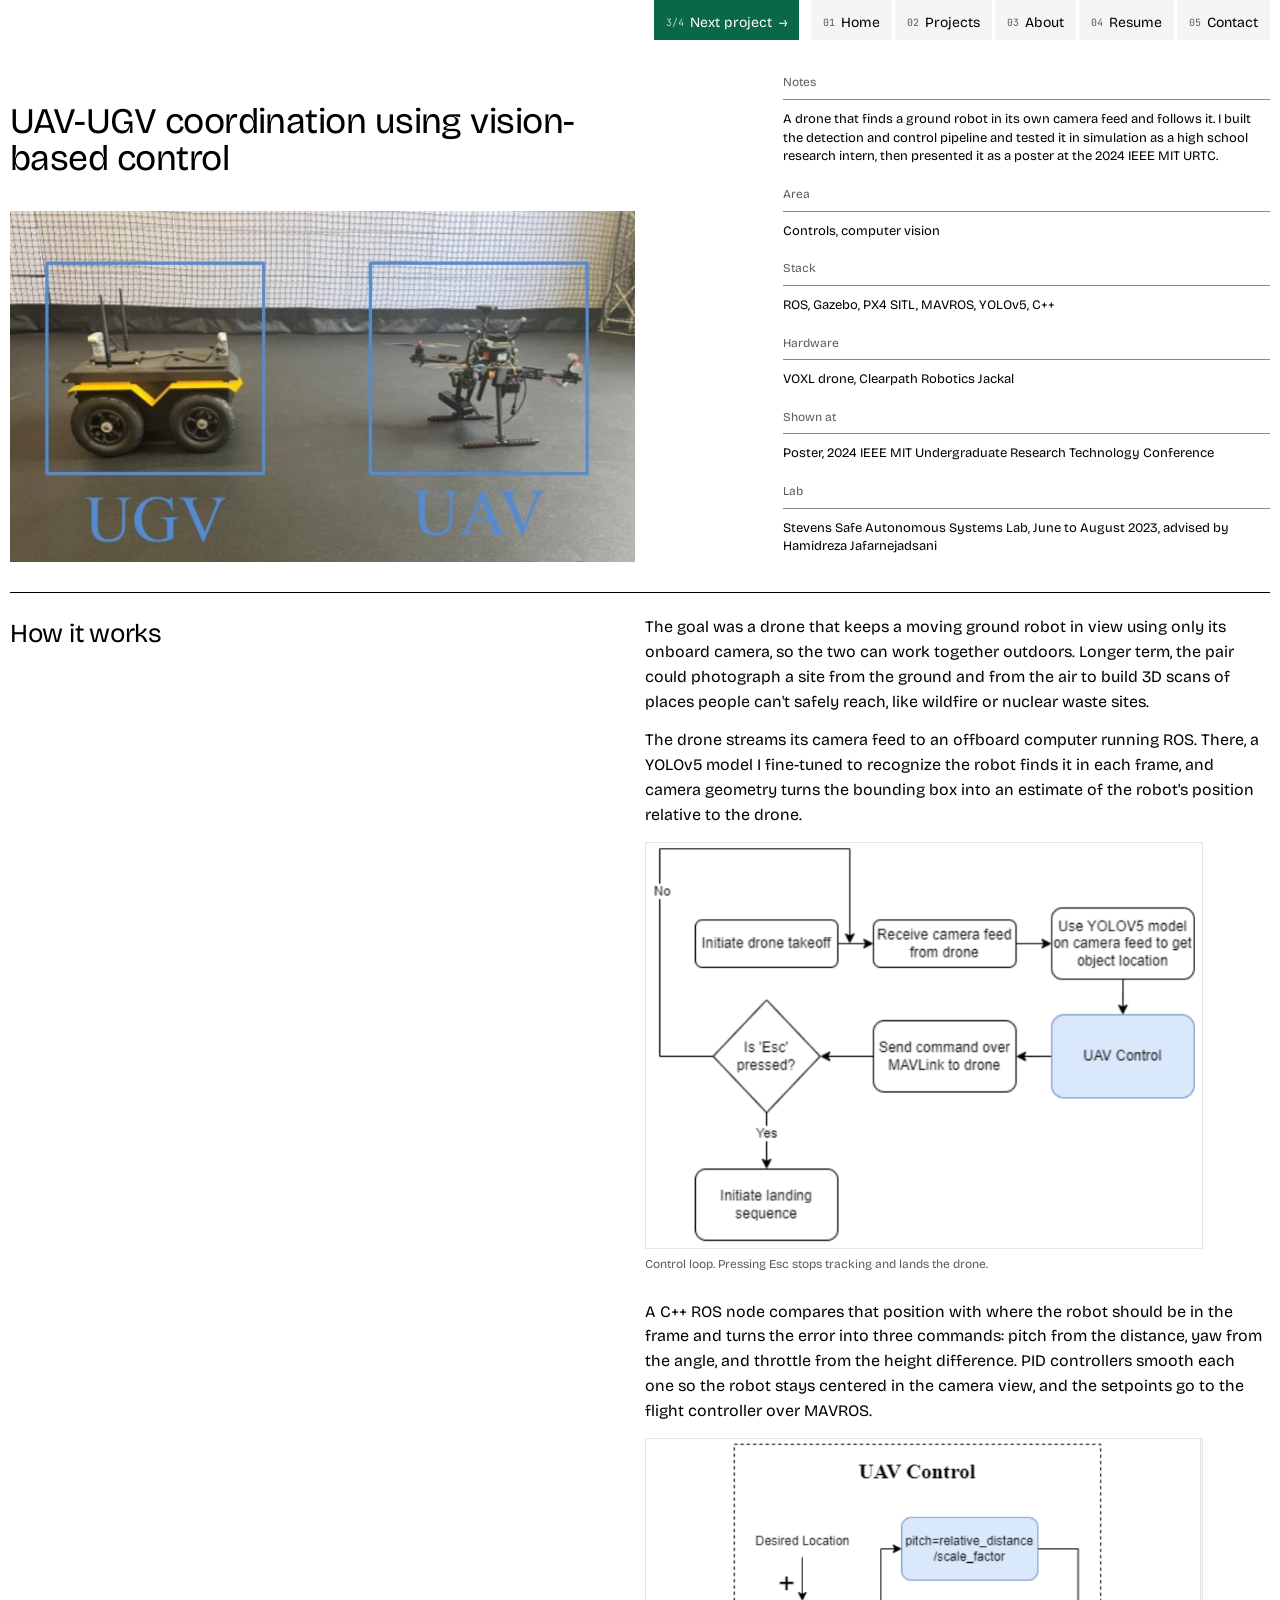
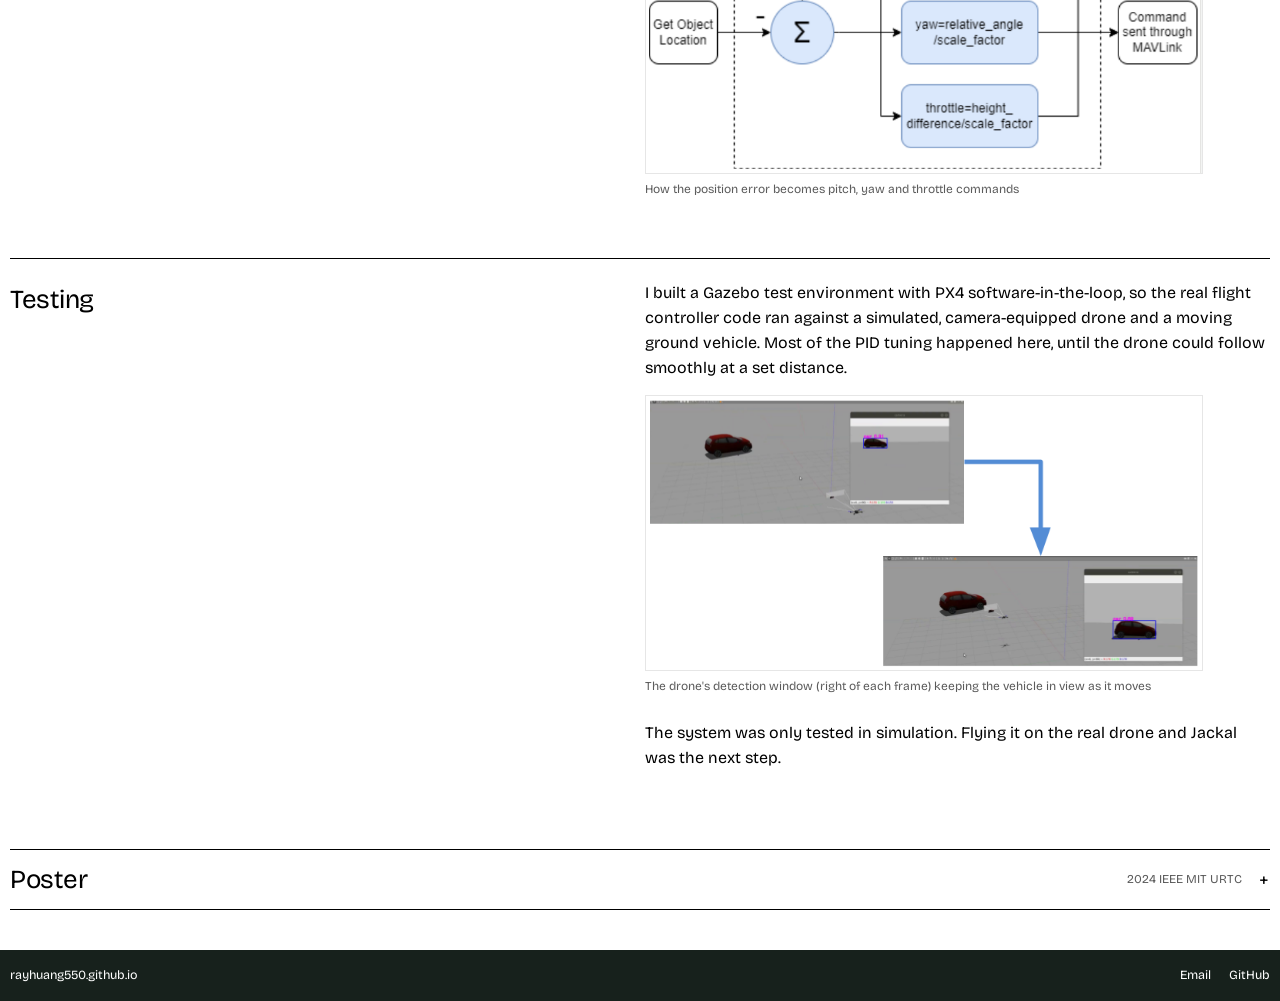
<file: projects/uav-ugv-coordination.html>
<!doctype html>
<html lang="en">
<head>
<meta charset="utf-8">
<meta name="viewport" content="width=device-width, initial-scale=1">
<title>UAV-UGV coordination using vision-based control, Raymond Huang</title>
<meta name="description" content="UAV-UGV coordination using vision-based control: a drone that detects and follows a ground robot. Poster at the 2024 IEEE MIT URTC.">
<link rel="preconnect" href="https://fonts.googleapis.com">
<link rel="preconnect" href="https://fonts.gstatic.com" crossorigin>
<link href="https://fonts.googleapis.com/css2?family=Bricolage+Grotesque:opsz,wght@12..96,400;12..96,600&family=JetBrains+Mono:wght@400&display=swap" rel="stylesheet">
<link rel="stylesheet" href="../assets/styles.css">
</head>
<body>
<a class="skip" href="#main">Skip to content</a>
<header class="bar">
  <nav aria-label="Main"><ul>
    <li><a class="next" href="discovery-project.html" aria-label="Next project: Discovery Project"><i aria-hidden="true">3/4</i>Next<span class="nw"> project</span><span class="arr" aria-hidden="true">&rarr;</span></a></li>
    <li><a href="../index.html"><i aria-hidden="true">01</i>Home</a></li>
    <li><a href="../index.html#projects"><i aria-hidden="true">02</i>Projects</a></li>
    <li><a href="../about.html"><i aria-hidden="true">03</i>About</a></li>
    <li><a href="../resume.html"><i aria-hidden="true">04</i>Resume</a></li>
    <li><a href="../contact.html"><i aria-hidden="true">05</i>Contact</a></li>
  </ul></nav>
</header>
<main id="main">
<section class="head">
  <div>
    <h1>UAV-UGV coordination using vision-based control</h1>
    <!-- Temporary: vehicle photo until the interactive 3D model is ready -->
    <img class="model" src="../assets/img/uav/vehicles.jpg" alt="The Clearpath Jackal ground robot (UGV) next to the VOXL drone (UAV) in a netted flight area">
  </div>
  <div class="meta">
    <div class="lab">Notes</div>
    <p>A drone that finds a ground robot in its own camera feed and follows it. I built the detection and control pipeline and tested it in simulation as a high school research intern, then presented it as a poster at the 2024 IEEE MIT URTC.</p>
    <div class="lab">Area</div><p>Controls, computer vision</p>
    <div class="lab">Stack</div><p>ROS, Gazebo, PX4 SITL, MAVROS, YOLOv5, C++</p>
    <div class="lab">Hardware</div><p>VOXL drone, Clearpath Robotics Jackal</p>
    <div class="lab">Shown at</div><p>Poster, 2024 IEEE MIT Undergraduate Research Technology Conference</p>
    <div class="lab">Lab</div><p>Stevens Safe Autonomous Systems Lab, June to August 2023, advised by Hamidreza Jafarnejadsani</p>
  </div>
</section>

<section class="part"><h2>How it works</h2><div class="prose">
  <p>The goal was a drone that keeps a moving ground robot in view using only its onboard camera, so the two can work together outdoors. Longer term, the pair could photograph a site from the ground and from the air to build 3D scans of places people can't safely reach, like wildfire or nuclear waste sites.</p>
  <p>The drone streams its camera feed to an offboard computer running ROS. There, a YOLOv5 model I fine-tuned to recognize the robot finds it in each frame, and camera geometry turns the bounding box into an estimate of the robot's position relative to the drone.</p>
  <figure class="fig"><img src="../assets/img/uav/flowchart.png" alt="Flowchart: initiate drone takeoff, receive camera feed, run YOLOv5 to get the object location, UAV control, send a command over MAVLink; repeat until Esc is pressed, then land." loading="lazy"><figcaption>Control loop. Pressing Esc stops tracking and lands the drone.</figcaption></figure>
  <p>A C++ ROS node compares that position with where the robot should be in the frame and turns the error into three commands: pitch from the distance, yaw from the angle, and throttle from the height difference. PID controllers smooth each one so the robot stays centered in the camera view, and the setpoints go to the flight controller over MAVROS.</p>
  <figure class="fig"><img src="../assets/img/uav/control.png" alt="UAV control block diagram: the object location is subtracted from the desired location; the error sets pitch from relative distance, yaw from relative angle and throttle from height difference, each divided by a scale factor, and the command is sent through MAVLink." loading="lazy"><figcaption>How the position error becomes pitch, yaw and throttle commands</figcaption></figure>
</div></section>

<section class="part"><h2>Testing</h2><div class="prose">
  <p>I built a Gazebo test environment with PX4 software-in-the-loop, so the real flight controller code ran against a simulated, camera-equipped drone and a moving ground vehicle. Most of the PID tuning happened here, until the drone could follow smoothly at a set distance.</p>
  <figure class="fig"><img src="../assets/img/uav/simulation.png" alt="Two Gazebo screenshots: the drone's camera view detects the vehicle, and the drone moves to keep it centered as the vehicle drives." loading="lazy"><figcaption>The drone's detection window (right of each frame) keeping the vehicle in view as it moves</figcaption></figure>
  <p>The system was only tested in simulation. Flying it on the real drone and Jackal was the next step.</p>
</div></section>

<section class="reid">
  <div class="rows">
    <details class="row"><summary>Poster<small>2024 IEEE MIT URTC</small></summary>
      <figure class="fig poster"><img src="../assets/img/uav/poster.png" alt="Conference poster: UAV-UGV Coordination Using Vision-Based Control, by Raymond Huang and Hamidreza Jafarnejadsani" loading="lazy"></figure>
    </details>
  </div>
</section>
</main>
<footer class="end">
  <span><a href="https://rayhuang550.github.io/">rayhuang550.github.io</a></span>
  <span><a href="mailto:raymond.tingrui.huang@gmail.com">Email</a><a href="https://github.com/rayhuang550">GitHub</a></span>
</footer>
</body>
</html>
</file>
<file: assets/styles.css>
/* Raymond Huang ePortfolio. Rules and tokens are documented in design-language.md. */

:root{
  --ink:#000;--mute:#5B5B5B;--rule:#8A8A8A;--line:#CFCFCF;
  --tile:#F1F1F1;--cream:#FBFAF3;--acc:#0A6847;--deep:#17211C;
  --todo:#FFF4B8; /* highlight for placeholder text; delete the .todo rule when none are left */
}

*{box-sizing:border-box;margin:0;padding:0}
html{-webkit-text-size-adjust:100%}
body{min-height:100vh;display:flex;flex-direction:column;background:#fff;color:var(--ink);
  font:400 14px/1.45 "Bricolage Grotesque",Helvetica,Arial,sans-serif}
main{flex:1}
a{color:inherit;text-decoration:none}
ul{list-style:none}
h1,h2,h3{font-weight:400}
img{display:block;max-width:100%}
:focus-visible{outline:2px solid var(--acc);outline-offset:2px}
.skip{position:absolute;left:-999px}
.skip:focus{left:10px;top:10px;z-index:30;background:#fff;padding:6px 10px}
.todo{background:var(--todo)}
.link{color:var(--acc);text-decoration:underline;text-underline-offset:2px}

/* ---------- top bar: sticky numbered tabs hanging from the top edge; the page shows through the gaps ---------- */
.bar{position:sticky;top:0;z-index:20;display:flex;justify-content:flex-end;padding:0 10px;pointer-events:none}
.bar ul{display:flex;justify-content:flex-end;align-items:flex-start;flex-wrap:wrap;gap:3px}
.bar a{display:block;padding:13px 12px 7px;pointer-events:auto;white-space:nowrap;
  background:rgba(226,226,226,.35);-webkit-backdrop-filter:blur(8px) saturate(1.5);backdrop-filter:blur(8px) saturate(1.5);
  transition:padding .2s ease,margin .2s ease,background-color .2s ease,color .2s ease}
.bar a i{font:400 10px/1 "JetBrains Mono",monospace;font-style:normal;color:var(--mute);margin-right:6px;vertical-align:1px;transition:color .2s ease}
.bar a[aria-current]{background-color:rgba(251,250,243,.6);box-shadow:inset 0 -2px 0 var(--acc)}
/* project pages: "Next project" tab, set apart to the left of Home */
.bar li:has(.next){margin-right:9px}
.bar a.next{background-color:var(--acc);color:#fff}
.bar a.next i{color:rgba(255,255,255,.72)}
.bar .arr{display:inline-block;margin-left:7px;transition:transform .2s ease}
@media(hover:hover){
  /* the tab drops 7px; the matching negative margin keeps the bar's height, so nothing below moves */
  .bar a:hover{padding-bottom:14px;margin-bottom:-7px;background-color:rgba(170,170,170,.55)}
  .bar a:hover i{color:#333}
  .bar a[aria-current]:hover{background-color:rgba(251,250,243,.6)}
  .bar a.next:hover{background-color:var(--deep)}
  .bar a.next:hover i{color:rgba(255,255,255,.72)}
  .bar a.next:hover .arr{transform:translateX(4px)}
}
@media(prefers-reduced-motion:no-preference){html{scroll-behavior:smooth}}

/* ---------- page header: headline and images left, labelled notes right ---------- */
.head{display:grid;grid-template-columns:1fr 1fr;gap:10px;padding:20px 10px 30px;align-items:end}
.head h1{font-size:clamp(26px,3.1vw,36px);line-height:1.03;letter-spacing:-.015em}
.head h1 span{display:block;color:var(--mute)}
.head.plain{align-items:start;padding-bottom:44px}
.comp{position:relative;margin-top:34px;aspect-ratio:16/9;max-width:640px}
.comp>*{position:absolute;width:54%;aspect-ratio:3/2;object-fit:cover;box-shadow:0 18px 44px rgba(0,0,0,.11)}
.comp>:first-child{left:5%;top:0}
.comp>:last-child{right:0;bottom:0;background:#fff}
/* home: swaying ASCII clipboard under the name, links to the resume (drawn by assets/ascii3d.js);
   the bottom 22px holds its "> view_" cue */
.resume-art{display:block;position:relative;margin:34px auto 0;width:clamp(240px,24vw,440px);aspect-ratio:240/322}
.resume-art .ascii{position:absolute;inset:0 0 22px}
.resume-art canvas{position:absolute;inset:0;width:100%;height:100%}
/* home: name on top, then the clipboard (still centred in the left half) with the about card a fixed gap to its right,
   vertically centred on it */
.head.home{display:block}
.head.home .intro{display:flex;align-items:center;gap:clamp(40px,5vw,96px);margin-top:34px}
.head.home .resume-art{flex:none;margin:0 0 0 calc((50% - clamp(240px,24vw,440px))/2)}
.head.home .meta{flex:1;max-width:600px;padding-left:0}
.head.home .meta :is(p,.kv,.xp){max-width:none}
/* the whole card links to About through the "> about_" cue, which stretches over it; arrow top right, both green on hover */
.about-card{position:relative}
.about-card::after{content:"\2197";position:absolute;top:10px;right:0;pointer-events:none;
  font:400 18px/1 "JetBrains Mono",monospace;color:#8A8A8A;transition:transform .25s ease,color .25s ease}
.about-card .cue{display:inline-block;margin-top:14px;font:400 11px/1 "JetBrains Mono",monospace;color:#8A8A8A;transition:color .25s ease}
.about-card .cue::before{content:"";position:absolute;inset:0;z-index:1}
.about-card .cue::after{content:"_";animation:blink 1.1s steps(1) infinite}
.about-card .cue:focus-visible{outline:none}
.about-card:has(.cue:focus-visible){outline:2px solid var(--acc);outline-offset:6px}
.about-card:hover::after,.about-card:has(.cue:focus-visible)::after{color:var(--acc);transform:translate(3px,-3px)}
.about-card:hover .cue,.about-card .cue:focus-visible{color:var(--acc)}
/* section labels and their rules turn green with the cues; body text stays black */
.about-card .lab{transition:color .25s ease,border-color .25s ease}
.about-card:hover .lab,.about-card:has(.cue:focus-visible) .lab{color:var(--acc);border-bottom-color:var(--acc)}
.portrait{margin-top:34px;width:min(360px,100%);aspect-ratio:4/5;object-fit:cover}
.meta{padding-left:22%}
.meta p{font-size:13px;max-width:62ch;margin-bottom:6px}
.lab{font-size:12px;color:var(--mute);border-bottom:1px solid var(--rule);padding:14px 0 7px;margin-bottom:10px}
/* home: skills (grey group label, then the list) and one-line experience (role left, dates right) */
.kv{display:grid;grid-template-columns:7.5em 1fr;column-gap:12px;row-gap:4px;font-size:13px;max-width:62ch;margin-bottom:6px}
.kv dt{color:var(--mute)}
.xp{font-size:13px;max-width:62ch;margin-bottom:6px}
.xp li{display:flex;justify-content:space-between;gap:16px;padding:2px 0}
.xp li span+span{color:var(--mute);white-space:nowrap}

/* ---------- placeholders and tiles ---------- */
.ph{display:grid;place-items:center;text-align:center;padding:14px;background:var(--tile);color:#7A7A7A;font-size:12px}
.tiles{display:grid;grid-template-columns:repeat(4,1fr);gap:6px;padding:0 10px}
.tiles .t{aspect-ratio:4/5;width:100%;object-fit:cover;display:grid;place-items:center;text-align:center;padding:14px;background:var(--tile)}
.tiles img.t{padding:0;display:block}
/* spinning ASCII models, drawn by assets/ascii3d.js */
.tiles .t.ascii{position:relative;padding:0;overflow:hidden}
.tiles .t.ascii canvas{position:absolute;inset:0;width:100%;height:100%}
/* click cues on every ASCII picture: an arrow top right and a blinking "> view_" bottom left, green on hover */
.tiles a:has(.ascii){position:relative}
.tiles a:has(.ascii)::after,.resume-art::after{content:"\2197";position:absolute;z-index:1;top:10px;right:12px;pointer-events:none;
  font:400 18px/1 "JetBrains Mono",monospace;color:#8A8A8A;transition:transform .25s ease,color .25s ease}
.tiles .t.ascii::before,.tiles .t.ascii::after,.resume-art .ascii::before,.resume-art .ascii::after{position:absolute;z-index:1;bottom:10px;
  pointer-events:none;font:400 11px/1 "JetBrains Mono",monospace;color:#8A8A8A;transition:color .25s ease}
.tiles .t.ascii::before,.resume-art .ascii::before{content:"> view";left:12px}
.tiles .t.ascii::after,.resume-art .ascii::after{content:"_";left:calc(12px + 6ch);animation:blink 1.1s steps(1) infinite}
/* the clipboard has no tile edge, so its cues sit on the box edges, clear of the drawing */
.resume-art::after{top:0;right:0}
.resume-art .ascii::before{content:"> resume";left:0}
.resume-art .ascii::after{left:8ch}
.resume-art .ascii::before,.resume-art .ascii::after{bottom:-18px}
.tiles a:hover::after,.tiles a:focus-visible::after,.resume-art:hover::after,.resume-art:focus-visible::after{color:var(--acc);transform:translate(3px,-3px)}
.tiles a:hover .t.ascii::before,.tiles a:hover .t.ascii::after,.tiles a:focus-visible .t.ascii::before,.tiles a:focus-visible .t.ascii::after,
.resume-art:hover .ascii::before,.resume-art:hover .ascii::after,.resume-art:focus-visible .ascii::before,.resume-art:focus-visible .ascii::after{color:var(--acc)}
@keyframes blink{50%{opacity:0}}
@media(prefers-reduced-motion:reduce){.tiles .t.ascii::after,.resume-art .ascii::after,.about-card .cue::after{animation:none}}
.tiles .t.deep{background:var(--deep);color:#fff}
.tiles .t.deep svg{width:46%;height:auto}
.tiles .t.cream{background:var(--cream);color:#000;font-size:clamp(22px,2.6vw,34px);line-height:1.05;letter-spacing:-.02em}
.tiles .t.cream small{display:block;font-size:12px;letter-spacing:0;color:var(--mute);margin-top:10px}
.tiles b{display:block;font-weight:600;color:var(--acc);margin-top:9px}
.tiles span{display:block;color:var(--mute)}
.tiles a:hover b{text-decoration:underline;text-underline-offset:2px}
.tiles.shots{padding-bottom:40px}
.tiles+.sec{padding-top:72px}
/* home: full-width grey band holding the Projects heading and tiles; tiles turn white inside it */
.band{background:var(--tile);padding-bottom:42px}
.band .tiles .t{background:#fff}
.band+.cta.big{margin-top:64px}

/* ---------- results statement and action row ---------- */
.say{padding:46px 10px 18px;color:var(--acc)}
.say small{display:block;font-size:12px;margin-bottom:8px}
.say p{font-size:clamp(24px,3.3vw,44px);line-height:1.04;letter-spacing:-.02em;max-width:34em}
.cta{display:flex;justify-content:space-between;align-items:center;gap:12px;padding:18px 10px 64px;color:var(--acc);font-size:13px}
.btn{display:inline-block;background:var(--acc);color:#fff;padding:8px 14px;font-size:13px}
.btn:hover{background:#075237}
/* bigger action row at the end of the home page */
.cta.big{flex-wrap:wrap;margin:0 10px;padding:26px 0 80px;color:var(--ink);
  font-size:clamp(28px,3.2vw,38px);line-height:1;letter-spacing:-.015em}
.cta.big .btn{font-size:16px;letter-spacing:0;padding:14px 26px}

/* ---------- sections and rows ---------- */
.sec{padding:0 10px 72px}
.sec h2{font-size:clamp(28px,3.2vw,38px);letter-spacing:-.015em;line-height:1}
.sect-title{font-size:clamp(28px,3.2vw,38px);letter-spacing:-.015em;line-height:1;padding:42px 10px 30px}
.sec .sub{font-size:12.5px;color:var(--mute);margin:8px 0 30px}
.rows{border-bottom:1px solid #000}
.row{display:block;border-top:1px solid #000}
.row>summary,a.row{display:flex;justify-content:space-between;align-items:center;gap:16px;padding:11px 0;
  font-size:clamp(20px,2.2vw,26px);letter-spacing:-.01em}
.row>summary{cursor:pointer;list-style:none}
.row>summary::-webkit-details-marker{display:none}
.row small{display:flex;gap:16px;align-items:center;font-size:12px;letter-spacing:0;color:var(--mute);text-align:right}
.row>summary small::after{content:"+";font-size:19px;color:#000;width:12px;text-align:center}
.row[open]>summary small::after{content:"\2212"}
a.row small{color:var(--acc)}
a.row:hover>span{color:var(--acc)}
.row ul{padding:2px 0 18px;max-width:800px}
.row li{display:grid;grid-template-columns:150px 1fr;gap:12px;padding:5px 0;font-size:13.5px}
.row li span{color:var(--mute)}
.row>p{font-size:16px;line-height:1.55;max-width:62ch;padding:2px 0 20px}
.row>p.role{padding-bottom:6px;color:var(--mute)}
.row ul.pts{list-style:disc;padding:0 0 20px 18px;max-width:62ch}
.row ul.pts li{display:list-item;font-size:15px;line-height:1.5;padding:3px 0}

/* ---------- experience columns (home): same 4-column grid as the project tiles ---------- */
.roles{display:grid;grid-template-columns:repeat(4,1fr);gap:6px;margin-top:30px}
.roles>div{padding-right:18px}
.roles .lab{padding-top:0}
.roles p{font-size:13.5px;max-width:36ch}
.roles .org{color:var(--mute)}
.roles .what{margin-top:10px}

/* ---------- long-form parts: title left, reading text right ---------- */
.part{display:grid;grid-template-columns:1fr 1fr;gap:10px;margin:0 10px;padding:22px 0 34px;border-top:1px solid #000}
.part h2{font-size:clamp(20px,2.2vw,26px);letter-spacing:-.01em}
.prose p{font-size:16px;line-height:1.55;max-width:62ch;margin-bottom:14px}
.prose .lab:first-child{padding-top:0}

/* ---------- project pages: model placeholder, video, figures, results ---------- */
.model{display:block;margin-top:34px;width:100%;aspect-ratio:16/9;object-fit:cover;max-width:640px;background:var(--tile)}
.video{position:relative;aspect-ratio:16/9;background:var(--deep);margin-bottom:6px}
.video iframe{position:absolute;inset:0;width:100%;height:100%;border:0}
.fig{margin:6px 0 26px;max-width:62ch}
.fig img{width:100%;border:1px solid #E6E6E6;background:#fff}
.fig figcaption{font-size:12px;color:var(--mute);margin-top:7px}
.stats{display:grid;grid-template-columns:repeat(3,1fr);gap:6px;padding:0 10px}
.stats>div{background:var(--cream);padding:26px 16px 22px}
.stats b{display:block;font-weight:400;font-size:clamp(28px,3.2vw,40px);line-height:1;letter-spacing:-.02em}
.stats span{display:block;font-size:12px;color:var(--mute);margin-top:10px}
.reid{padding:30px 10px 40px}
.reid .lab{padding-top:0}
.reid-grid{display:grid;grid-template-columns:repeat(8,1fr);gap:6px}
.reid-grid.refs{grid-template-columns:repeat(6,1fr);margin-bottom:34px}
.reid-grid figure{min-width:0}
.reid-grid img{width:100%;aspect-ratio:3/4;object-fit:cover;background:var(--tile)}
.reid-grid figcaption{font-size:12px;margin-top:5px}
.reid-grid figcaption span{display:block;color:var(--mute)}
.row>.reid-grid{padding:4px 0 22px}
.video video{position:absolute;inset:0;width:100%;height:100%;background:#000}
.fig video{display:block;width:100%;border:1px solid #E6E6E6}
.fig.poster{max-width:760px;padding:6px 0 26px;margin:0}
.prose .cap{font-size:12px;color:var(--mute);margin-top:7px}
.prose .ix{margin:6px 0 24px;max-width:62ch}
.vids{display:grid;grid-template-columns:1fr 1fr;gap:6px;padding:6px 10px 56px}
.vids video{display:block;width:100%;aspect-ratio:16/9;background:#000}
.vids figcaption{font-size:12px;color:var(--mute);margin-top:7px}

/* ---------- project index table ---------- */
.ix{width:100%;border-collapse:collapse;margin-top:44px;font-size:13px}
.ix th{font-weight:400;font-size:12px;color:var(--mute);text-align:left;border-bottom:1px solid var(--rule);padding:0 8px 8px 0}
.ix td{padding:8px 8px 0 0;vertical-align:top}
.ix a:hover{color:var(--acc)}
.ix .soon td{color:var(--mute)}

/* ---------- resume viewer ---------- */
.pdf{display:block;width:100%;height:min(1100px,130vw);border:1px solid var(--line)}

/* ---------- footer ---------- */
.end{background:var(--deep);color:#fff;display:flex;justify-content:space-between;flex-wrap:wrap;gap:10px;padding:16px 10px;font-size:12.5px}
.end span+span{display:flex;gap:18px}
.end a:hover{text-decoration:underline;text-underline-offset:3px}

/* ---------- phone ---------- */
@media(max-width:760px){
  body{font-size:15px}
  .bar{padding:0 8px}
  .bar ul{gap:2px}
  .bar a{padding:11px 7px 6px;font-size:12.5px}
  .bar a i{display:none}
  .bar .next .nw{display:none}
  .bar .arr{margin-left:4px}
  .bar li:has(.next){margin-right:4px}
  .head{grid-template-columns:1fr;gap:28px}
  .meta{padding-left:0}
  /* home: about card before the resume clipboard on phones */
  .head.home .intro{flex-direction:column;align-items:stretch;gap:28px;margin-top:28px}
  .head.home .resume-art{order:2;margin:0 auto}
  .head.home .meta{flex:none;max-width:none}
  .meta p{font-size:14px}
  .tiles,.roles{grid-template-columns:1fr 1fr;row-gap:22px}
  .roles p{font-size:14px}
  .part{grid-template-columns:1fr}
  .stats,.vids{grid-template-columns:1fr}
  .reid-grid{grid-template-columns:repeat(3,1fr)}
  .reid-grid.refs{grid-template-columns:repeat(3,1fr)}
  .row li{grid-template-columns:1fr;gap:0}
  .row>summary small{font-size:0;gap:0}
}
</file>
